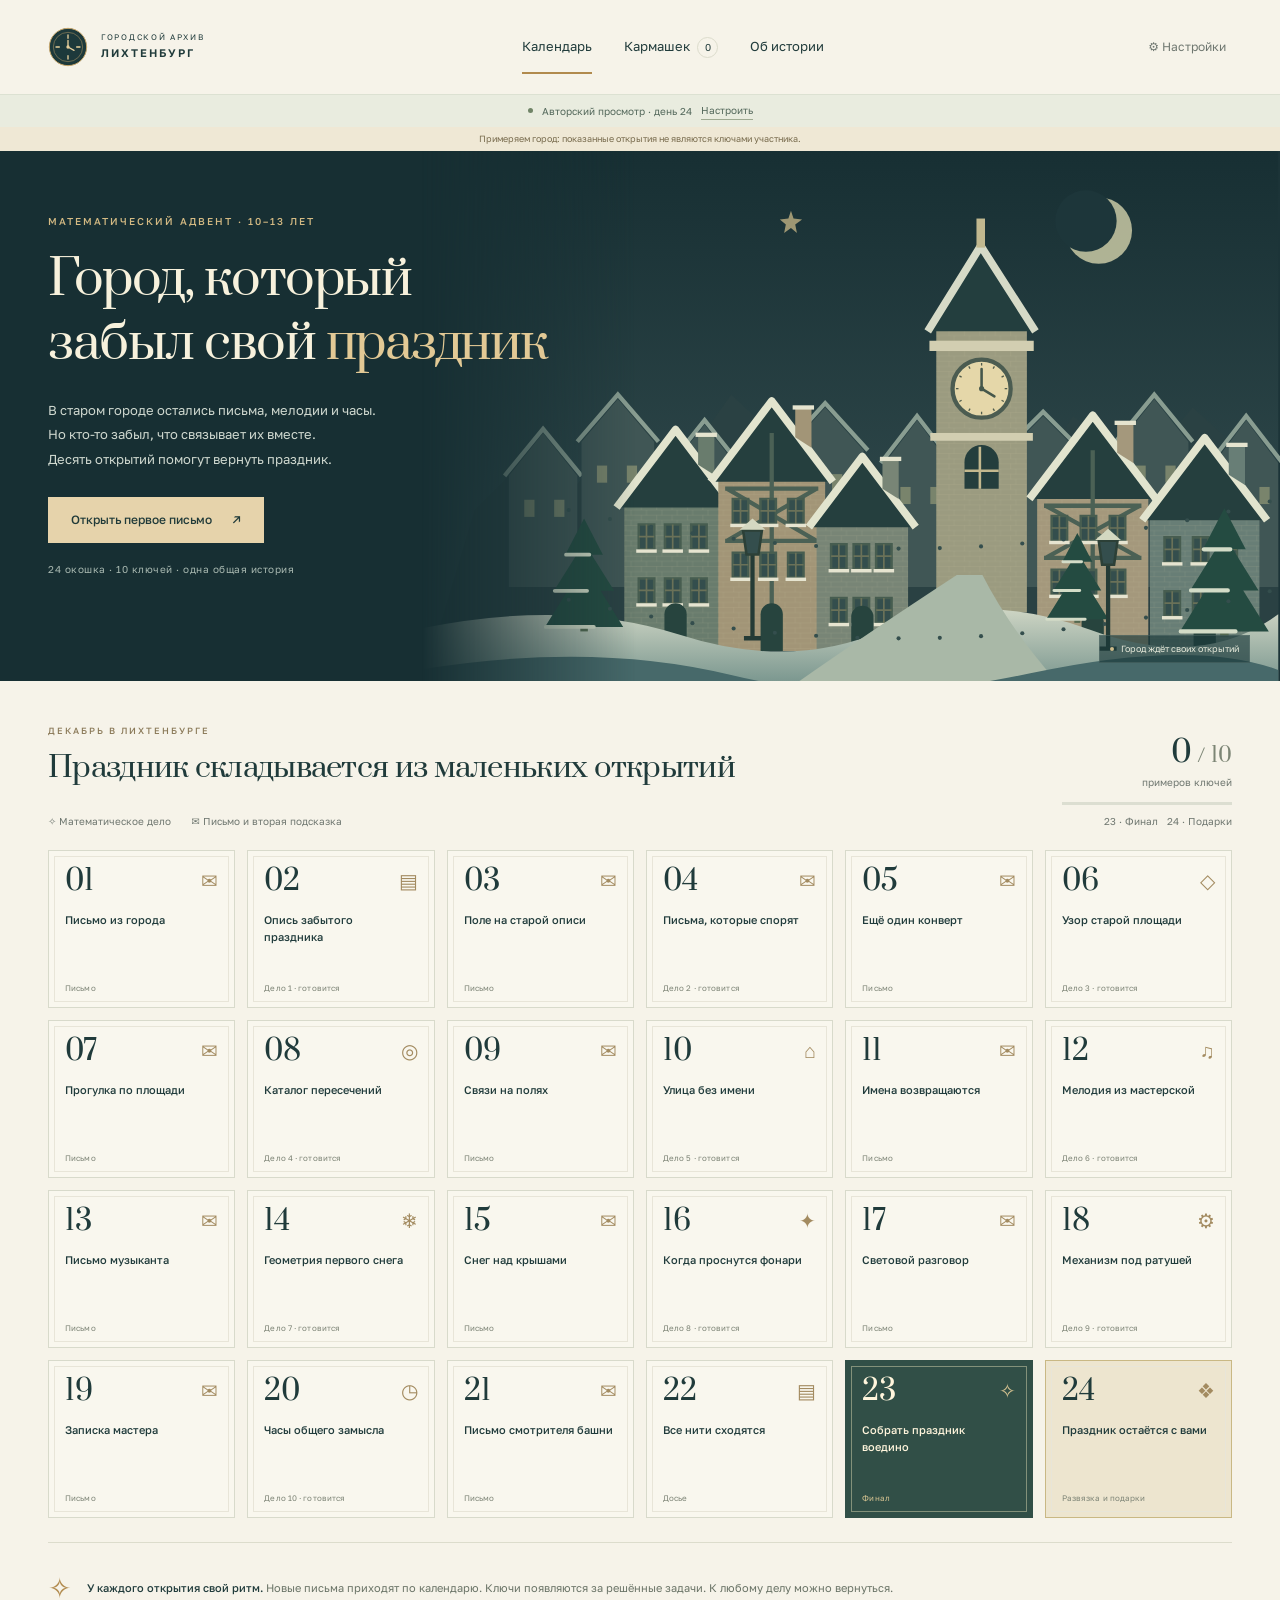
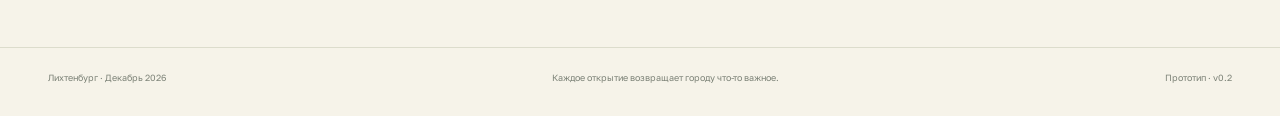
<file: index.html>
<!doctype html>
<html lang="ru"><head><meta charset="utf-8"><meta name="viewport" content="width=device-width, initial-scale=1"><meta name="theme-color" content="#1a3437"><meta name="description" content="Математический адвент: десять открытий возвращают праздник старинному городу. Рабочий прототип."><title>Город, который забыл свой праздник</title><link rel="icon" href="assets/seal.svg" type="image/svg+xml"><link rel="stylesheet" href="styles.css"><script src="content.js" defer></script><script src="core.js" defer></script><script src="app.js" defer></script></head>
<body><a class="skip" href="#main">К содержанию</a>
<header class="topbar"><a class="brand" href="#calendar"><img src="assets/seal.svg" width="40" height="40" alt=""><span>ГОРОДСКОЙ АРХИВ<strong>ЛИХТЕНБУРГ</strong></span></a><nav aria-label="Главное меню"><a href="#calendar" data-nav="calendar">Календарь</a><a href="#pocket" data-nav="pocket">Кармашек <span id="key-count">0</span></a><a href="#about" data-nav="about">Об истории</a></nav><button id="settings-open" class="settings-button" aria-label="Открыть настройки">⚙ <span>Настройки</span></button></header>
<div id="mode-banner" class="mode-strip"></div><div id="preview-banner" class="preview-strip" hidden></div>
<main id="main" tabindex="-1"></main>
<footer><span>Лихтенбург · Декабрь 2026</span><span>Каждое открытие возвращает городу что-то важное.</span><span>Прототип · v0.2</span></footer>
<div id="toast" role="status" class="toast" hidden></div>
<dialog id="settings" aria-labelledby="settings-title"><div class="dialog-head"><h2 id="settings-title">Настройки путешествия</h2><button id="settings-close" class="icon-button" aria-label="Закрыть настройки">×</button></div>
<label class="switch-row"><span><strong>Авторский просмотр</strong><small>Примерить город и календарь без настоящих ключей</small></span><input type="checkbox" id="preview-enabled"></label>
<div id="preview-options"><label class="field-label" for="preview-day">Посмотреть день</label><input id="preview-day" type="range" min="1" max="24" value="24"><output id="preview-day-label">24 декабря</output><p class="small">Отмечайте открытия ниже, чтобы увидеть изменения города. Это макет прохождения: ключи участника не выдаются.</p><div id="preview-effects" class="preview-effects"></div><div class="button-row"><button class="button secondary small-button" id="preview-all">Показать все открытия</button><button class="button secondary small-button" id="preview-clear">Убрать все открытия</button></div></div>
<div class="preference-fields"><label class="switch-row"><span>Показывать падающий снег</span><input type="checkbox" id="snow-enabled"></label><label class="switch-row"><span>Движение и анимация</span><input type="checkbox" id="motion-enabled"></label></div>
<p class="setting-note">Прогресс остаётся в этом браузере. При смене устройства или адреса сохраните копию. Загрузка заменяет текущее прохождение. Сохранения v0.1 открываются в архивной версии.</p>
<div class="button-row"><button id="export-progress" class="button secondary">Скачать прогресс</button><label class="button secondary" for="import-progress">Загрузить прогресс</label><input id="import-progress" type="file" accept="application/json,.json" hidden></div>
<hr><a class="text-link" href="#workshop" id="sample-link">Открыть пробное дело →</a><hr><button class="text-button danger" id="reset-progress">Сбросить прохождение v0.2</button><div id="reset-confirm" hidden><p>Начать заново? Архивная версия и её прогресс сохранятся.</p><div class="button-row"><button id="reset-yes" class="button">Да, начать заново</button><button id="reset-no" class="button secondary">Отмена</button></div></div></dialog>
<template id="town-template"><svg xmlns="http://www.w3.org/2000/svg" viewBox="0 0 1000 620" role="img" aria-label="Лихтенбург: старинный город, который меняется после открытий"><defs><linearGradient id="sky" x2="0" y2="1"><stop stop-color="#172f33" /><stop offset="1" stop-color="#385153" /></linearGradient><linearGradient id="snow" x2="0" y2="1"><stop stop-color="#ced5c4" /><stop offset="1" stop-color="#7c9890" /></linearGradient><radialGradient id="glow"><stop stop-color="#edcd82" stop-opacity=".55" /><stop offset="1" stop-color="#edcd82" stop-opacity="0" /></radialGradient><pattern id="brick" width="18" height="12" patternUnits="userSpaceOnUse"><path d="M0 0h18M0 12h18M9 0v6M0 6h18M3 6v6" fill="none" stroke="#d1c2a0" stroke-opacity=".12" /></pattern></defs><path fill="url(#sky)" d="M0 0h1000v620H0z" /><circle cx="790" cy="93" r="39" fill="#d4d3ac" opacity=".8" /><circle cx="775" cy="82" r="36" fill="#1d363a" /><path d="M60 420 140 340 180 390 245 300 300 370 360 285 420 340 470 300 550 390 620 330 700 405 760 310 840 370 900 300 1000 390V620H0Z" fill="#2a4143" /><path d="M100 380l40.0 -50 40.0 50v130h-80z" fill="#405655" /><path d="M95 380l45.0 -55 45.0 55" fill="none" stroke="#899d91" stroke-width="5" /><path d="M118 408h12v20h-12z" fill="#b2b184" opacity=".5" /><path d="M153 408h12v20h-12z" fill="#b2b184" opacity=".5" /><path d="M185 340l42.5 -50 42.5 50v170h-85z" fill="#405655" /><path d="M180 340l47.5 -55 47.5 55" fill="none" stroke="#899d91" stroke-width="5" /><path d="M203 368h12v20h-12z" fill="#b2b184" opacity=".5" /><path d="M238 368h12v20h-12z" fill="#b2b184" opacity=".5" /><path d="M290 370l39.0 -50 39.0 50v140h-78z" fill="#405655" /><path d="M285 370l44.0 -55 44.0 55" fill="none" stroke="#899d91" stroke-width="5" /><path d="M308 398h12v20h-12z" fill="#b2b184" opacity=".5" /><path d="M343 398h12v20h-12z" fill="#b2b184" opacity=".5" /><path d="M425 350l45.0 -50 45.0 50v160h-90z" fill="#405655" /><path d="M420 350l50.0 -55 50.0 55" fill="none" stroke="#899d91" stroke-width="5" /><path d="M443 378h12v20h-12z" fill="#b2b184" opacity=".5" /><path d="M478 378h12v20h-12z" fill="#b2b184" opacity=".5" /><path d="M540 365l37.5 -50 37.5 50v145h-75z" fill="#405655" /><path d="M535 365l42.5 -55 42.5 55" fill="none" stroke="#899d91" stroke-width="5" /><path d="M558 393h12v20h-12z" fill="#b2b184" opacity=".5" /><path d="M593 393h12v20h-12z" fill="#b2b184" opacity=".5" /><path d="M675 360l50.0 -50 50.0 50v150h-100z" fill="#405655" /><path d="M670 360l55.0 -55 55.0 55" fill="none" stroke="#899d91" stroke-width="5" /><path d="M693 388h12v20h-12z" fill="#b2b184" opacity=".5" /><path d="M728 388h12v20h-12z" fill="#b2b184" opacity=".5" /><path d="M815 340l40.0 -50 40.0 50v170h-80z" fill="#405655" /><path d="M810 340l45.0 -55 45.0 55" fill="none" stroke="#899d91" stroke-width="5" /><path d="M833 368h12v20h-12z" fill="#b2b184" opacity=".5" /><path d="M868 368h12v20h-12z" fill="#b2b184" opacity=".5" /><path d="M925 365l37.5 -50 37.5 50v145h-75z" fill="#405655" /><path d="M920 365l42.5 -55 42.5 55" fill="none" stroke="#899d91" stroke-width="5" /><path d="M943 393h12v20h-12z" fill="#b2b184" opacity=".5" /><path d="M978 393h12v20h-12z" fill="#b2b184" opacity=".5" /><path d="M600 210h106v330H600z" fill="#9b9b80" /><path d="M600 210h106v330H600z" fill="url(#brick)" /><path d="M590 211 652 111 716 211Z" fill="#233e3e" /><path d="M590 211 652 111 716 211" fill="none" stroke="#d6dac7" stroke-width="9" stroke-linejoin="round" /><path d="M647 113V79h10v34" fill="#c1b88f" /><path d="M592 222h122v12H592zM593 330h120v9H593z" fill="#d2ceb1" /><circle cx="653" cy="278" r="42" fill="url(#glow)" class="town-glow" /><circle cx="653" cy="278" r="34" fill="#e5d7a9" stroke="#4b5c51" stroke-width="5" /><path d="M653.00 251.00l0.00 -3.00" stroke="#4e5a4a" stroke-width="1.5" /><path d="M666.50 254.62l1.50 -2.60" stroke="#4e5a4a" stroke-width="1.5" /><path d="M676.38 264.50l2.60 -1.50" stroke="#4e5a4a" stroke-width="1.5" /><path d="M680.00 278.00l3.00 -0.00" stroke="#4e5a4a" stroke-width="1.5" /><path d="M676.38 291.50l2.60 1.50" stroke="#4e5a4a" stroke-width="1.5" /><path d="M666.50 301.38l1.50 2.60" stroke="#4e5a4a" stroke-width="1.5" /><path d="M653.00 305.00l0.00 3.00" stroke="#4e5a4a" stroke-width="1.5" /><path d="M639.50 301.38l-1.50 2.60" stroke="#4e5a4a" stroke-width="1.5" /><path d="M629.62 291.50l-2.60 1.50" stroke="#4e5a4a" stroke-width="1.5" /><path d="M626.00 278.00l-3.00 0.00" stroke="#4e5a4a" stroke-width="1.5" /><path d="M629.62 264.50l-2.60 -1.50" stroke="#4e5a4a" stroke-width="1.5" /><path d="M639.50 254.62l-1.50 -2.60" stroke="#4e5a4a" stroke-width="1.5" /><path d="M653 278v-23m0 23 15 9" fill="none" stroke="#45574b" stroke-width="3" stroke-linecap="round" /><circle cx="653" cy="278" r="3" fill="#45574b" /><path d="M633 395v-31a20 20 0 0 1 40 0v31z" fill="#243e3d" /><path d="M651 346v49m-18-21h40" stroke="#c3b88e" stroke-width="3" /><path d="M235 415l60.0 -79.2 60.0 79.2v170h-120z" fill="#697c6d" /><path d="M235 415h120v170h-120z" fill="url(#brick)" /><path d="M226 417l69.0 -91.2 69.0 91.2" fill="#253f3e" stroke="#e2e4ce" stroke-width="9" stroke-linejoin="round" /><path d="M321.4 367.0v-35h19v47" fill="#697c6d" /><path d="M318.4 332.0h25" stroke="#e5e4cf" stroke-width="5" /><rect x="241.0" y="425" width="45" height="55" fill="url(#glow)" class="town-glow" /><path d="M252.0 437h18v29h-18z" fill="#e1c386" stroke="#475d50" stroke-width="3" class="town-window" /><path d="M261.0 437v29m-9-15h18" stroke="#6a7158" stroke-width="2" /><path d="M249.0 468h24" stroke="#e6e4d0" stroke-width="4" /><rect x="271.6666666666667" y="425" width="45" height="55" fill="url(#glow)" class="town-glow" /><path d="M282.6666666666667 437h18v29h-18z" fill="#e1c386" stroke="#475d50" stroke-width="3" class="town-window" /><path d="M291.6666666666667 437v29m-9-15h18" stroke="#6a7158" stroke-width="2" /><path d="M279.6666666666667 468h24" stroke="#e6e4d0" stroke-width="4" /><rect x="302.3333333333333" y="425" width="45" height="55" fill="url(#glow)" class="town-glow" /><path d="M313.3333333333333 437h18v29h-18z" fill="#e1c386" stroke="#475d50" stroke-width="3" class="town-window" /><path d="M322.3333333333333 437v29m-9-15h18" stroke="#6a7158" stroke-width="2" /><path d="M310.3333333333333 468h24" stroke="#e6e4d0" stroke-width="4" /><rect x="241.0" y="488" width="45" height="55" fill="url(#glow)" class="town-glow" /><path d="M252.0 500h18v29h-18z" fill="#e1c386" stroke="#475d50" stroke-width="3" class="town-window" /><path d="M261.0 500v29m-9-15h18" stroke="#6a7158" stroke-width="2" /><path d="M249.0 531h24" stroke="#e6e4d0" stroke-width="4" /><rect x="271.6666666666667" y="488" width="45" height="55" fill="url(#glow)" class="town-glow" /><path d="M282.6666666666667 500h18v29h-18z" fill="#e1c386" stroke="#475d50" stroke-width="3" class="town-window" /><path d="M291.6666666666667 500v29m-9-15h18" stroke="#6a7158" stroke-width="2" /><path d="M279.6666666666667 531h24" stroke="#e6e4d0" stroke-width="4" /><rect x="302.3333333333333" y="488" width="45" height="55" fill="url(#glow)" class="town-glow" /><path d="M313.3333333333333 500h18v29h-18z" fill="#e1c386" stroke="#475d50" stroke-width="3" class="town-window" /><path d="M322.3333333333333 500v29m-9-15h18" stroke="#6a7158" stroke-width="2" /><path d="M310.3333333333333 531h24" stroke="#e6e4d0" stroke-width="4" /><path d="M282.0 585v-43a13 13 0 0 1 26 0v43" fill="#27443e" /><path d="M345 385l62.5 -82.5 62.5 82.5v200h-125z" fill="#a29577" /><path d="M345 385h125v200h-125z" fill="url(#brick)" /><path d="M336 387l71.5 -94.5 71.5 94.5" fill="#253f3e" stroke="#e2e4ce" stroke-width="9" stroke-linejoin="round" /><path d="M435.0 335.0v-35h19v47" fill="#a29577" /><path d="M432.0 300.0h25" stroke="#e5e4cf" stroke-width="5" /><path d="M353 395h109m-109 61h109M407.5 330v250M355 395l105 61m-105 0 105-61" fill="none" stroke="#4b6155" stroke-width="5" /><rect x="351.0" y="395" width="45" height="55" fill="url(#glow)" class="town-glow" /><path d="M362.0 407h18v29h-18z" fill="#e1c386" stroke="#475d50" stroke-width="3" class="town-window" /><path d="M371.0 407v29m-9-15h18" stroke="#6a7158" stroke-width="2" /><path d="M359.0 438h24" stroke="#e6e4d0" stroke-width="4" /><rect x="383.3333333333333" y="395" width="45" height="55" fill="url(#glow)" class="town-glow" /><path d="M394.3333333333333 407h18v29h-18z" fill="#e1c386" stroke="#475d50" stroke-width="3" class="town-window" /><path d="M403.3333333333333 407v29m-9-15h18" stroke="#6a7158" stroke-width="2" /><path d="M391.3333333333333 438h24" stroke="#e6e4d0" stroke-width="4" /><rect x="415.6666666666667" y="395" width="45" height="55" fill="url(#glow)" class="town-glow" /><path d="M426.6666666666667 407h18v29h-18z" fill="#e1c386" stroke="#475d50" stroke-width="3" class="town-window" /><path d="M435.6666666666667 407v29m-9-15h18" stroke="#6a7158" stroke-width="2" /><path d="M423.6666666666667 438h24" stroke="#e6e4d0" stroke-width="4" /><rect x="351.0" y="458" width="45" height="55" fill="url(#glow)" class="town-glow" /><path d="M362.0 470h18v29h-18z" fill="#e1c386" stroke="#475d50" stroke-width="3" class="town-window" /><path d="M371.0 470v29m-9-15h18" stroke="#6a7158" stroke-width="2" /><path d="M359.0 501h24" stroke="#e6e4d0" stroke-width="4" /><rect x="383.3333333333333" y="458" width="45" height="55" fill="url(#glow)" class="town-glow" /><path d="M394.3333333333333 470h18v29h-18z" fill="#e1c386" stroke="#475d50" stroke-width="3" class="town-window" /><path d="M403.3333333333333 470v29m-9-15h18" stroke="#6a7158" stroke-width="2" /><path d="M391.3333333333333 501h24" stroke="#e6e4d0" stroke-width="4" /><rect x="415.6666666666667" y="458" width="45" height="55" fill="url(#glow)" class="town-glow" /><path d="M426.6666666666667 470h18v29h-18z" fill="#e1c386" stroke="#475d50" stroke-width="3" class="town-window" /><path d="M435.6666666666667 470v29m-9-15h18" stroke="#6a7158" stroke-width="2" /><path d="M423.6666666666667 501h24" stroke="#e6e4d0" stroke-width="4" /><path d="M394.5 585v-43a13 13 0 0 1 26 0v43" fill="#27443e" /><path d="M460 438l53.5 -70.62 53.5 70.62v150h-107z" fill="#788576" /><path d="M460 438h107v150h-107z" fill="url(#brick)" /><path d="M451 440l62.5 -82.62 62.5 82.62" fill="#253f3e" stroke="#e2e4ce" stroke-width="9" stroke-linejoin="round" /><path d="M537.04 395.2v-35h19v47" fill="#788576" /><path d="M534.04 360.2h25" stroke="#e5e4cf" stroke-width="5" /><rect x="466.0" y="448" width="45" height="55" fill="url(#glow)" class="town-glow" /><path d="M477.0 460h18v29h-18z" fill="#e1c386" stroke="#475d50" stroke-width="3" class="town-window" /><path d="M486.0 460v29m-9-15h18" stroke="#6a7158" stroke-width="2" /><path d="M474.0 491h24" stroke="#e6e4d0" stroke-width="4" /><rect x="492.3333333333333" y="448" width="45" height="55" fill="url(#glow)" class="town-glow" /><path d="M503.3333333333333 460h18v29h-18z" fill="#e1c386" stroke="#475d50" stroke-width="3" class="town-window" /><path d="M512.3333333333333 460v29m-9-15h18" stroke="#6a7158" stroke-width="2" /><path d="M500.3333333333333 491h24" stroke="#e6e4d0" stroke-width="4" /><rect x="518.6666666666666" y="448" width="45" height="55" fill="url(#glow)" class="town-glow" /><path d="M529.6666666666666 460h18v29h-18z" fill="#e1c386" stroke="#475d50" stroke-width="3" class="town-window" /><path d="M538.6666666666666 460v29m-9-15h18" stroke="#6a7158" stroke-width="2" /><path d="M526.6666666666666 491h24" stroke="#e6e4d0" stroke-width="4" /><rect x="466.0" y="511" width="45" height="55" fill="url(#glow)" class="town-glow" /><path d="M477.0 523h18v29h-18z" fill="#e1c386" stroke="#475d50" stroke-width="3" class="town-window" /><path d="M486.0 523v29m-9-15h18" stroke="#6a7158" stroke-width="2" /><path d="M474.0 554h24" stroke="#e6e4d0" stroke-width="4" /><rect x="492.3333333333333" y="511" width="45" height="55" fill="url(#glow)" class="town-glow" /><path d="M503.3333333333333 523h18v29h-18z" fill="#e1c386" stroke="#475d50" stroke-width="3" class="town-window" /><path d="M512.3333333333333 523v29m-9-15h18" stroke="#6a7158" stroke-width="2" /><path d="M500.3333333333333 554h24" stroke="#e6e4d0" stroke-width="4" /><rect x="518.6666666666666" y="511" width="45" height="55" fill="url(#glow)" class="town-glow" /><path d="M529.6666666666666 523h18v29h-18z" fill="#e1c386" stroke="#475d50" stroke-width="3" class="town-window" /><path d="M538.6666666666666 523v29m-9-15h18" stroke="#6a7158" stroke-width="2" /><path d="M526.6666666666666 554h24" stroke="#e6e4d0" stroke-width="4" /><path d="M500.5 588v-43a13 13 0 0 1 26 0v43" fill="#27443e" /><path d="M718 405l65.0 -85.8 65.0 85.8v190h-130z" fill="#a4987c" /><path d="M718 405h130v190h-130z" fill="url(#brick)" /><path d="M709 407l74.0 -97.8 74.0 97.8" fill="#253f3e" stroke="#e2e4ce" stroke-width="9" stroke-linejoin="round" /><path d="M811.6 353.0v-35h19v47" fill="#a4987c" /><path d="M808.6 318.0h25" stroke="#e5e4cf" stroke-width="5" /><path d="M726 415h114m-114 61h114M783.0 350v240M728 415l110 61m-110 0 110-61" fill="none" stroke="#4b6155" stroke-width="5" /><rect x="724.0" y="415" width="45" height="55" fill="url(#glow)" class="town-glow" /><path d="M735.0 427h18v29h-18z" fill="#e1c386" stroke="#475d50" stroke-width="3" class="town-window" /><path d="M744.0 427v29m-9-15h18" stroke="#6a7158" stroke-width="2" /><path d="M732.0 458h24" stroke="#e6e4d0" stroke-width="4" /><rect x="758.0" y="415" width="45" height="55" fill="url(#glow)" class="town-glow" /><path d="M769.0 427h18v29h-18z" fill="#e1c386" stroke="#475d50" stroke-width="3" class="town-window" /><path d="M778.0 427v29m-9-15h18" stroke="#6a7158" stroke-width="2" /><path d="M766.0 458h24" stroke="#e6e4d0" stroke-width="4" /><rect x="792.0" y="415" width="45" height="55" fill="url(#glow)" class="town-glow" /><path d="M803.0 427h18v29h-18z" fill="#e1c386" stroke="#475d50" stroke-width="3" class="town-window" /><path d="M812.0 427v29m-9-15h18" stroke="#6a7158" stroke-width="2" /><path d="M800.0 458h24" stroke="#e6e4d0" stroke-width="4" /><rect x="724.0" y="478" width="45" height="55" fill="url(#glow)" class="town-glow" /><path d="M735.0 490h18v29h-18z" fill="#e1c386" stroke="#475d50" stroke-width="3" class="town-window" /><path d="M744.0 490v29m-9-15h18" stroke="#6a7158" stroke-width="2" /><path d="M732.0 521h24" stroke="#e6e4d0" stroke-width="4" /><rect x="758.0" y="478" width="45" height="55" fill="url(#glow)" class="town-glow" /><path d="M769.0 490h18v29h-18z" fill="#e1c386" stroke="#475d50" stroke-width="3" class="town-window" /><path d="M778.0 490v29m-9-15h18" stroke="#6a7158" stroke-width="2" /><path d="M766.0 521h24" stroke="#e6e4d0" stroke-width="4" /><rect x="792.0" y="478" width="45" height="55" fill="url(#glow)" class="town-glow" /><path d="M803.0 490h18v29h-18z" fill="#e1c386" stroke="#475d50" stroke-width="3" class="town-window" /><path d="M812.0 490v29m-9-15h18" stroke="#6a7158" stroke-width="2" /><path d="M800.0 521h24" stroke="#e6e4d0" stroke-width="4" /><path d="M770.0 595v-43a13 13 0 0 1 26 0v43" fill="#27443e" /><path d="M850 430l64.0 -84.48 64.0 84.48v170h-128z" fill="#687e76" /><path d="M850 430h128v170h-128z" fill="url(#brick)" /><path d="M841 432l73.0 -96.48 73.0 96.48" fill="#253f3e" stroke="#e2e4ce" stroke-width="9" stroke-linejoin="round" /><path d="M942.16 378.8v-35h19v47" fill="#687e76" /><path d="M939.16 343.8h25" stroke="#e5e4cf" stroke-width="5" /><rect x="856.0" y="440" width="45" height="55" fill="url(#glow)" class="town-glow" /><path d="M867.0 452h18v29h-18z" fill="#e1c386" stroke="#475d50" stroke-width="3" class="town-window" /><path d="M876.0 452v29m-9-15h18" stroke="#6a7158" stroke-width="2" /><path d="M864.0 483h24" stroke="#e6e4d0" stroke-width="4" /><rect x="889.3333333333334" y="440" width="45" height="55" fill="url(#glow)" class="town-glow" /><path d="M900.3333333333334 452h18v29h-18z" fill="#e1c386" stroke="#475d50" stroke-width="3" class="town-window" /><path d="M909.3333333333334 452v29m-9-15h18" stroke="#6a7158" stroke-width="2" /><path d="M897.3333333333334 483h24" stroke="#e6e4d0" stroke-width="4" /><rect x="922.6666666666666" y="440" width="45" height="55" fill="url(#glow)" class="town-glow" /><path d="M933.6666666666666 452h18v29h-18z" fill="#e1c386" stroke="#475d50" stroke-width="3" class="town-window" /><path d="M942.6666666666666 452v29m-9-15h18" stroke="#6a7158" stroke-width="2" /><path d="M930.6666666666666 483h24" stroke="#e6e4d0" stroke-width="4" /><rect x="856.0" y="503" width="45" height="55" fill="url(#glow)" class="town-glow" /><path d="M867.0 515h18v29h-18z" fill="#e1c386" stroke="#475d50" stroke-width="3" class="town-window" /><path d="M876.0 515v29m-9-15h18" stroke="#6a7158" stroke-width="2" /><path d="M864.0 546h24" stroke="#e6e4d0" stroke-width="4" /><rect x="889.3333333333334" y="503" width="45" height="55" fill="url(#glow)" class="town-glow" /><path d="M900.3333333333334 515h18v29h-18z" fill="#e1c386" stroke="#475d50" stroke-width="3" class="town-window" /><path d="M909.3333333333334 515v29m-9-15h18" stroke="#6a7158" stroke-width="2" /><path d="M897.3333333333334 546h24" stroke="#e6e4d0" stroke-width="4" /><rect x="922.6666666666666" y="503" width="45" height="55" fill="url(#glow)" class="town-glow" /><path d="M933.6666666666666 515h18v29h-18z" fill="#e1c386" stroke="#475d50" stroke-width="3" class="town-window" /><path d="M942.6666666666666 515v29m-9-15h18" stroke="#6a7158" stroke-width="2" /><path d="M930.6666666666666 546h24" stroke="#e6e4d0" stroke-width="4" /><path d="M901.0 600v-43a13 13 0 0 1 26 0v43" fill="#27443e" /><path d="M0 558q170-34 300 8t240-6 240 0 220-18v78H0Z" fill="url(#snow)" /><path d="M624 496q-110 72-184 124h300q-55-63-86-124z" fill="#a9b8a7" /><path d="M0 606q200-32 360 7t350-2 290-4v13H0Z" fill="#47696a" /><g transform="translate(937,568) scale(1.0)"><path d="M-5 0v-125h10V0" fill="#536950" /><path d="M0-150-25-102h15l-30 48h18L-52-6H52L22-54h18l-30-48h15Z" fill="#244b41" /><path d="M-24-102H7m-46 48h43m-55 48h64" stroke="#d3dcc7" stroke-width="5" stroke-linecap="round" /></g><g transform="translate(188,562) scale(0.88)"><path d="M-5 0v-125h10V0" fill="#536950" /><path d="M0-150-25-102h15l-30 48h18L-52-6H52L22-54h18l-30-48h15Z" fill="#244b41" /><path d="M-24-102H7m-46 48h43m-55 48h64" stroke="#d3dcc7" stroke-width="5" stroke-linecap="round" /></g><g transform="translate(765,552) scale(0.7)"><path d="M-5 0v-125h10V0" fill="#536950" /><path d="M0-150-25-102h15l-30 48h18L-52-6H52L22-54h18l-30-48h15Z" fill="#244b41" /><path d="M-24-102H7m-46 48h43m-55 48h64" stroke="#d3dcc7" stroke-width="5" stroke-linecap="round" /></g><path d="M170 420Q520 515990 410" fill="none" stroke="#a3a47f" stroke-width="1" /><circle cx="170.0" cy="420.0" r="13" fill="url(#glow)" class="town-glow" /><circle cx="170.0" cy="420.0" r="2.4" fill="#e9d19a" class="town-window" /><circle cx="218.23529411764707" cy="430.48442906574394" r="13" fill="url(#glow)" class="town-glow" /><circle cx="218.23529411764707" cy="430.48442906574394" r="2.4" fill="#e9d19a" class="town-window" /><circle cx="266.47058823529414" cy="439.58477508650515" r="13" fill="url(#glow)" class="town-glow" /><circle cx="266.47058823529414" cy="439.58477508650515" r="2.4" fill="#e9d19a" class="town-window" /><circle cx="314.7058823529412" cy="447.30103806228374" r="13" fill="url(#glow)" class="town-glow" /><circle cx="314.7058823529412" cy="447.30103806228374" r="2.4" fill="#e9d19a" class="town-window" /><circle cx="362.94117647058823" cy="453.6332179930796" r="13" fill="url(#glow)" class="town-glow" /><circle cx="362.94117647058823" cy="453.6332179930796" r="2.4" fill="#e9d19a" class="town-window" /><circle cx="411.1764705882353" cy="458.58131487889267" r="13" fill="url(#glow)" class="town-glow" /><circle cx="411.1764705882353" cy="458.58131487889267" r="2.4" fill="#e9d19a" class="town-window" /><circle cx="459.4117647058824" cy="462.1453287197231" r="13" fill="url(#glow)" class="town-glow" /><circle cx="459.4117647058824" cy="462.1453287197231" r="2.4" fill="#e9d19a" class="town-window" /><circle cx="507.6470588235294" cy="464.32525951557096" r="13" fill="url(#glow)" class="town-glow" /><circle cx="507.6470588235294" cy="464.32525951557096" r="2.4" fill="#e9d19a" class="town-window" /><circle cx="555.8823529411765" cy="465.12110726643596" r="13" fill="url(#glow)" class="town-glow" /><circle cx="555.8823529411765" cy="465.12110726643596" r="2.4" fill="#e9d19a" class="town-window" /><circle cx="604.1176470588235" cy="464.53287197231833" r="13" fill="url(#glow)" class="town-glow" /><circle cx="604.1176470588235" cy="464.53287197231833" r="2.4" fill="#e9d19a" class="town-window" /><circle cx="652.3529411764706" cy="462.560553633218" r="13" fill="url(#glow)" class="town-glow" /><circle cx="652.3529411764706" cy="462.560553633218" r="2.4" fill="#e9d19a" class="town-window" /><circle cx="700.5882352941177" cy="459.20415224913495" r="13" fill="url(#glow)" class="town-glow" /><circle cx="700.5882352941177" cy="459.20415224913495" r="2.4" fill="#e9d19a" class="town-window" /><circle cx="748.8235294117648" cy="454.4636678200692" r="13" fill="url(#glow)" class="town-glow" /><circle cx="748.8235294117648" cy="454.4636678200692" r="2.4" fill="#e9d19a" class="town-window" /><circle cx="797.0588235294117" cy="448.3391003460208" r="13" fill="url(#glow)" class="town-glow" /><circle cx="797.0588235294117" cy="448.3391003460208" r="2.4" fill="#e9d19a" class="town-window" /><circle cx="845.2941176470588" cy="440.8304498269896" r="13" fill="url(#glow)" class="town-glow" /><circle cx="845.2941176470588" cy="440.8304498269896" r="2.4" fill="#e9d19a" class="town-window" /><circle cx="893.5294117647059" cy="431.9377162629758" r="13" fill="url(#glow)" class="town-glow" /><circle cx="893.5294117647059" cy="431.9377162629758" r="2.4" fill="#e9d19a" class="town-window" /><circle cx="941.7647058823529" cy="421.66089965397924" r="13" fill="url(#glow)" class="town-glow" /><circle cx="941.7647058823529" cy="421.66089965397924" r="2.4" fill="#e9d19a" class="town-window" /><circle cx="990.0" cy="410.0" r="13" fill="url(#glow)" class="town-glow" /><circle cx="990.0" cy="410.0" r="2.4" fill="#e9d19a" class="town-window" /><path d="M170 525Q520 620990 515" fill="none" stroke="#a3a47f" stroke-width="1" /><circle cx="170.0" cy="525.0" r="13" fill="url(#glow)" class="town-glow" /><circle cx="170.0" cy="525.0" r="2.4" fill="#e9d19a" class="town-window" /><circle cx="218.23529411764707" cy="535.4844290657439" r="13" fill="url(#glow)" class="town-glow" /><circle cx="218.23529411764707" cy="535.4844290657439" r="2.4" fill="#e9d19a" class="town-window" /><circle cx="266.47058823529414" cy="544.5847750865051" r="13" fill="url(#glow)" class="town-glow" /><circle cx="266.47058823529414" cy="544.5847750865051" r="2.4" fill="#e9d19a" class="town-window" /><circle cx="314.7058823529412" cy="552.3010380622837" r="13" fill="url(#glow)" class="town-glow" /><circle cx="314.7058823529412" cy="552.3010380622837" r="2.4" fill="#e9d19a" class="town-window" /><circle cx="362.94117647058823" cy="558.6332179930796" r="13" fill="url(#glow)" class="town-glow" /><circle cx="362.94117647058823" cy="558.6332179930796" r="2.4" fill="#e9d19a" class="town-window" /><circle cx="411.1764705882353" cy="563.5813148788926" r="13" fill="url(#glow)" class="town-glow" /><circle cx="411.1764705882353" cy="563.5813148788926" r="2.4" fill="#e9d19a" class="town-window" /><circle cx="459.4117647058824" cy="567.1453287197231" r="13" fill="url(#glow)" class="town-glow" /><circle cx="459.4117647058824" cy="567.1453287197231" r="2.4" fill="#e9d19a" class="town-window" /><circle cx="507.6470588235294" cy="569.3252595155709" r="13" fill="url(#glow)" class="town-glow" /><circle cx="507.6470588235294" cy="569.3252595155709" r="2.4" fill="#e9d19a" class="town-window" /><circle cx="555.8823529411765" cy="570.121107266436" r="13" fill="url(#glow)" class="town-glow" /><circle cx="555.8823529411765" cy="570.121107266436" r="2.4" fill="#e9d19a" class="town-window" /><circle cx="604.1176470588235" cy="569.5328719723184" r="13" fill="url(#glow)" class="town-glow" /><circle cx="604.1176470588235" cy="569.5328719723184" r="2.4" fill="#e9d19a" class="town-window" /><circle cx="652.3529411764706" cy="567.560553633218" r="13" fill="url(#glow)" class="town-glow" /><circle cx="652.3529411764706" cy="567.560553633218" r="2.4" fill="#e9d19a" class="town-window" /><circle cx="700.5882352941177" cy="564.204152249135" r="13" fill="url(#glow)" class="town-glow" /><circle cx="700.5882352941177" cy="564.204152249135" r="2.4" fill="#e9d19a" class="town-window" /><circle cx="748.8235294117648" cy="559.4636678200692" r="13" fill="url(#glow)" class="town-glow" /><circle cx="748.8235294117648" cy="559.4636678200692" r="2.4" fill="#e9d19a" class="town-window" /><circle cx="797.0588235294117" cy="553.3391003460208" r="13" fill="url(#glow)" class="town-glow" /><circle cx="797.0588235294117" cy="553.3391003460208" r="2.4" fill="#e9d19a" class="town-window" /><circle cx="845.2941176470588" cy="545.8304498269896" r="13" fill="url(#glow)" class="town-glow" /><circle cx="845.2941176470588" cy="545.8304498269896" r="2.4" fill="#e9d19a" class="town-window" /><circle cx="893.5294117647059" cy="536.9377162629758" r="13" fill="url(#glow)" class="town-glow" /><circle cx="893.5294117647059" cy="536.9377162629758" r="2.4" fill="#e9d19a" class="town-window" /><circle cx="941.7647058823529" cy="526.6608996539793" r="13" fill="url(#glow)" class="town-glow" /><circle cx="941.7647058823529" cy="526.6608996539793" r="2.4" fill="#e9d19a" class="town-window" /><circle cx="990.0" cy="515.0" r="13" fill="url(#glow)" class="town-glow" /><circle cx="990.0" cy="515.0" r="2.4" fill="#e9d19a" class="town-window" /><g transform="translate(385,570)"><path d="M0 0v-104m-10 104h20" stroke="#243b36" stroke-width="5" /><circle cy="-108" r="45" fill="url(#glow)" class="town-glow" /><path d="M-11-126h22l-4 28H-7Z" class="town-window" fill="#e6c382" stroke="#2c4037" stroke-width="3" /><path d="M-15-127l15-13 15 13Z" fill="#d4d8c1" /></g><g transform="translate(801,582)"><path d="M0 0v-104m-10 104h20" stroke="#243b36" stroke-width="5" /><circle cy="-108" r="45" fill="url(#glow)" class="town-glow" /><path d="M-11-126h22l-4 28H-7Z" class="town-window" fill="#e6c382" stroke="#2c4037" stroke-width="3" /><path d="M-15-127l15-13 15 13Z" fill="#d4d8c1" /></g><path d="m430 70 3 9 10 1-8 6 2 10-7-6-8 6 2-10-7-6 10-1Z" fill="#d6c28d" opacity=".7" /><g class="town-address"><rect x="250" y="522" width="87" height="19" rx="2" fill="#e8d5a8" stroke="#67786a" /><text x="293.5" y="534.5" text-anchor="middle" font-family="Georgia,serif" font-size="7" fill="#28463e">АРХИВ · 2</text></g><g class="town-address"><rect x="360" y="500" width="87" height="19" rx="2" fill="#e8d5a8" stroke="#67786a" /><text x="403.5" y="512.5" text-anchor="middle" font-family="Georgia,serif" font-size="7" fill="#28463e">ЛИПОВАЯ · 4</text></g><g class="town-address"><rect x="740" y="510" width="87" height="19" rx="2" fill="#e8d5a8" stroke="#67786a" /><text x="783.5" y="522.5" text-anchor="middle" font-family="Georgia,serif" font-size="7" fill="#28463e">МАСТЕРСКАЯ · 8</text></g><g class="town-mosaic" fill="none" stroke="#d8c697" stroke-width="2" opacity=".8"><path d="M550 560l15 -6 15 6 -15 6z" /><path d="M585 575l15 -6 15 6 -15 6z" /><path d="M620 590l15 -6 15 6 -15 6z" /><path d="M620 555l15 -6 15 6 -15 6z" /><path d="M655 570l15 -6 15 6 -15 6z" /></g><g class="town-archive"><rect x="270" y="470" width="36" height="24" fill="#d9c99d" /><path d="M276 476h24m-24 5h24m-24 5h17" stroke="#6b775d" stroke-width="1" /></g><g class="town-letter"><path d="M490 478h31v20h-31zM490 478l15.5 10 15.5-10" fill="#d9c99d" stroke="#6b775d" /></g><g class="town-catalog" stroke="#d6c590" stroke-width="1" fill="none"><path d="M300 443Q440 390 540 464T750 450" stroke-dasharray="3 6" /><circle cx="300" cy="443" r="4" fill="#d6c590" /><circle cx="540" cy="464" r="4" fill="#d6c590" /><circle cx="750" cy="450" r="4" fill="#d6c590" /></g><g class="town-gear" transform="translate(684 505)" fill="none" stroke="#d4bc87"><circle r="16" stroke-width="5" /><circle r="6" stroke-width="2" /></g><g class="town-clock-glow"><circle cx="653" cy="278" r="39" fill="none" stroke="#ead294" stroke-width="2" /></g></svg></template><noscript>Для интерактивного календаря включите JavaScript.</noscript></body></html>
</file>
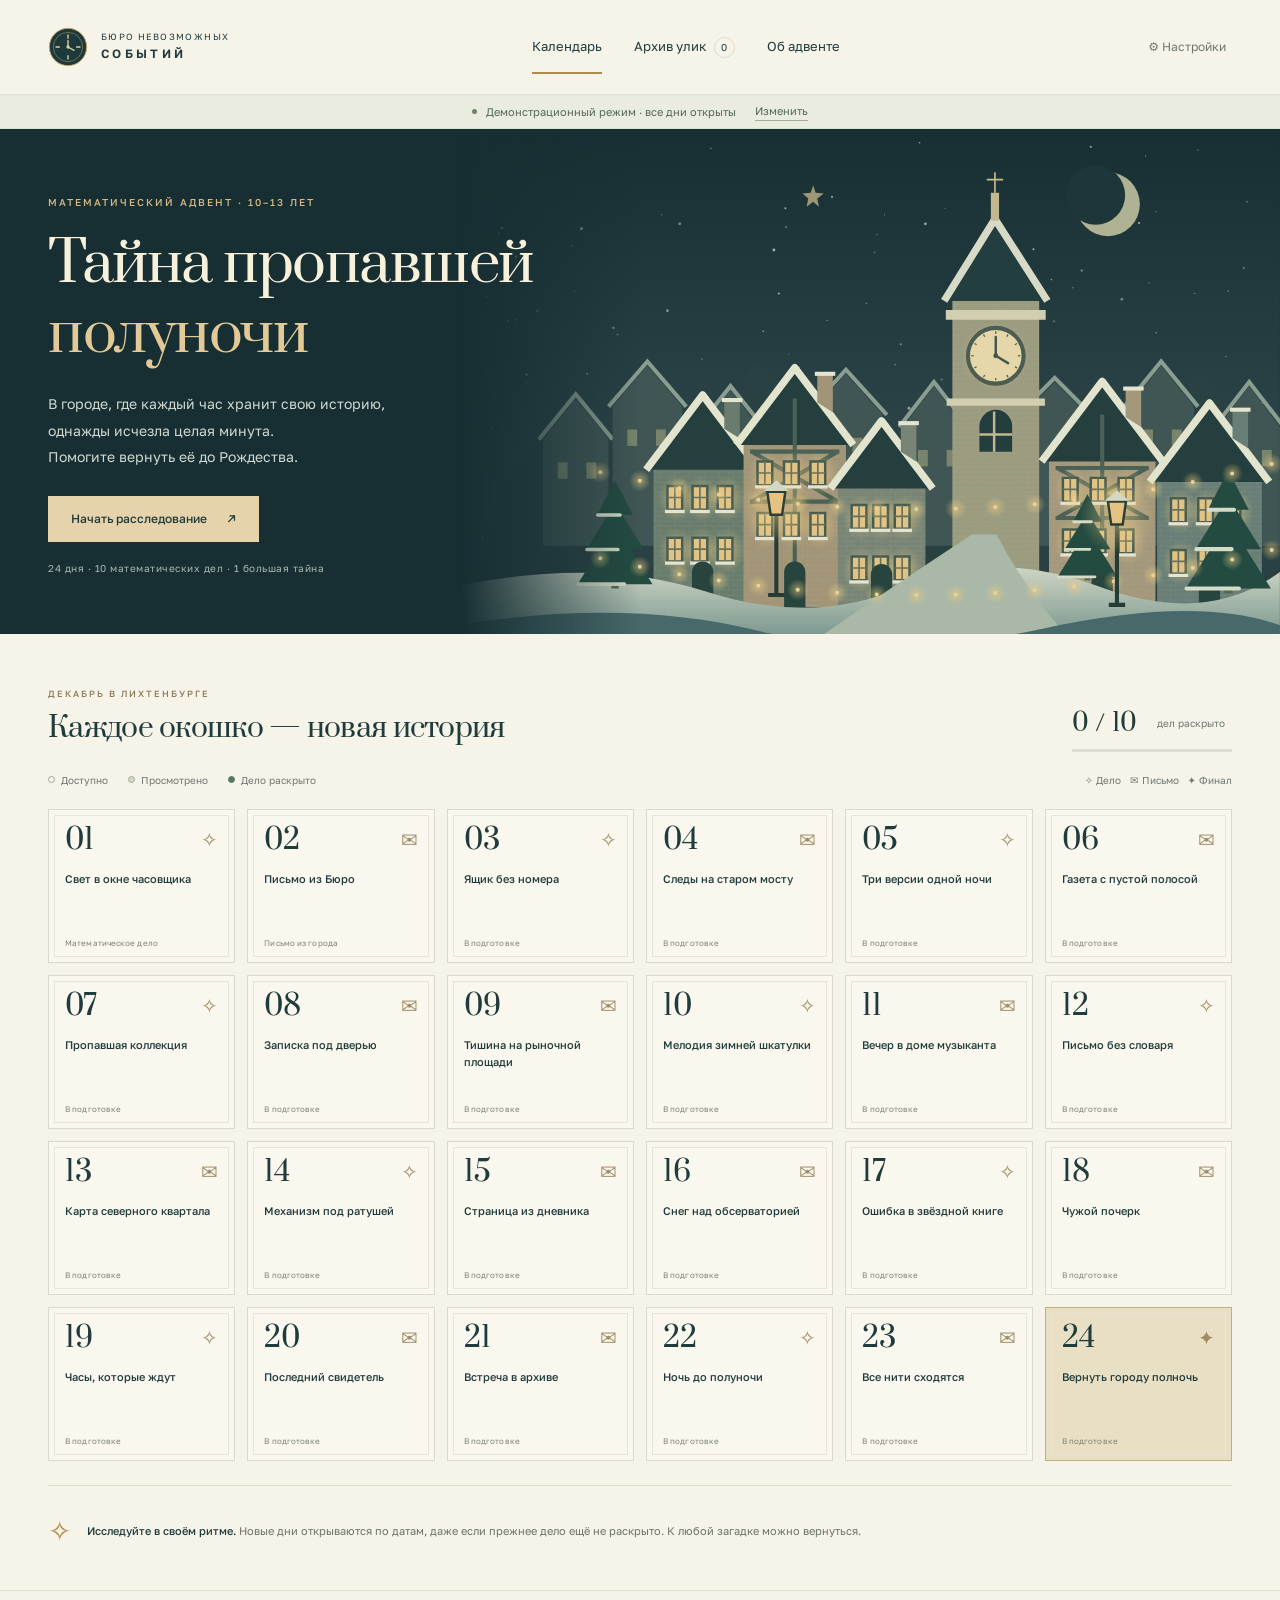
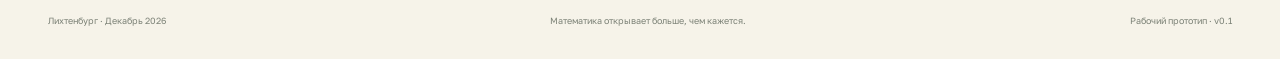
<file: archive/v0.1-2026-10-31/index.html>
<!doctype html>
<html lang="ru">
<head>
  <meta charset="utf-8">
  <meta name="viewport" content="width=device-width, initial-scale=1">
  <meta name="theme-color" content="#172d31">
  <meta name="description" content="Математический адвент: 24 дня приключения в старинном рождественском городе. Рабочий прототип.">
  <title>Тайна пропавшей полуночи · Математический адвент</title>
  <link rel="icon" href="assets/seal.svg" type="image/svg+xml">
  <link rel="stylesheet" href="styles.css">
  <script src="content.js" defer></script>
  <script src="app.js" defer></script>
</head>
<body>
  <a class="skip" href="#main">К содержанию</a>
  <header class="topbar">
    <a class="brand" href="#calendar" aria-label="Бюро невозможных событий — календарь"><img src="assets/seal.svg" width="40" height="40" alt=""><span>БЮРО НЕВОЗМОЖНЫХ<br><strong>СОБЫТИЙ</strong></span></a>
    <nav aria-label="Главное меню"><a href="#calendar" data-nav="calendar">Календарь</a><a href="#archive" data-nav="archive">Архив улик <span id="clue-count">0</span></a><a href="#about" data-nav="about">Об адвенте</a></nav>
    <button class="settings-button" id="settings-open" aria-label="Открыть настройки">⚙ <span>Настройки</span></button>
  </header>
  <div class="demo-strip" id="mode-banner"></div>
  <main id="main" tabindex="-1"></main>
  <footer><span>Лихтенбург · Декабрь 2026</span><span>Математика открывает больше, чем кажется.</span><span>Рабочий прототип · v0.1</span></footer>
  <div id="toast" role="status" class="toast" hidden></div>
  <dialog id="settings" aria-labelledby="settings-title">
    <div class="dialog-head"><h2 id="settings-title">Настройки путешествия</h2><button id="settings-close" class="icon-button" aria-label="Закрыть настройки">×</button></div>
    <p>В демонстрационном режиме все 24 дня доступны сразу. Даты и часовой пояс настоящего адвента задаются в файле содержания.</p>
    <label class="switch-row"><span><strong>Демонстрационный режим</strong><small>Просмотр всех дней без ожидания</small></span><input id="demo-toggle" type="checkbox"></label>
    <div class="setting-note">Прогресс хранится только в этом браузере. Сохраните копию перед сменой устройства или адреса сайта. Загрузка файла заменит текущее прохождение.</div>
    <div class="button-row"><button id="export-progress" class="button secondary">Скачать прогресс</button><label class="button secondary" for="import-progress">Загрузить прогресс</label><input id="import-progress" type="file" accept="application/json,.json" hidden></div>
    <hr><button id="reset-progress" class="text-button danger">Сбросить моё прохождение</button>
    <div id="reset-confirm" hidden><p>Удалить просмотренные дни, подсказки и улики из этого браузера?</p><div class="button-row"><button id="reset-yes" class="button">Да, начать заново</button><button id="reset-no" class="button secondary">Отмена</button></div></div>
  </dialog>
  <noscript>Для календаря и проверки ответов включите JavaScript в браузере.</noscript>
</body>
</html>
</file>
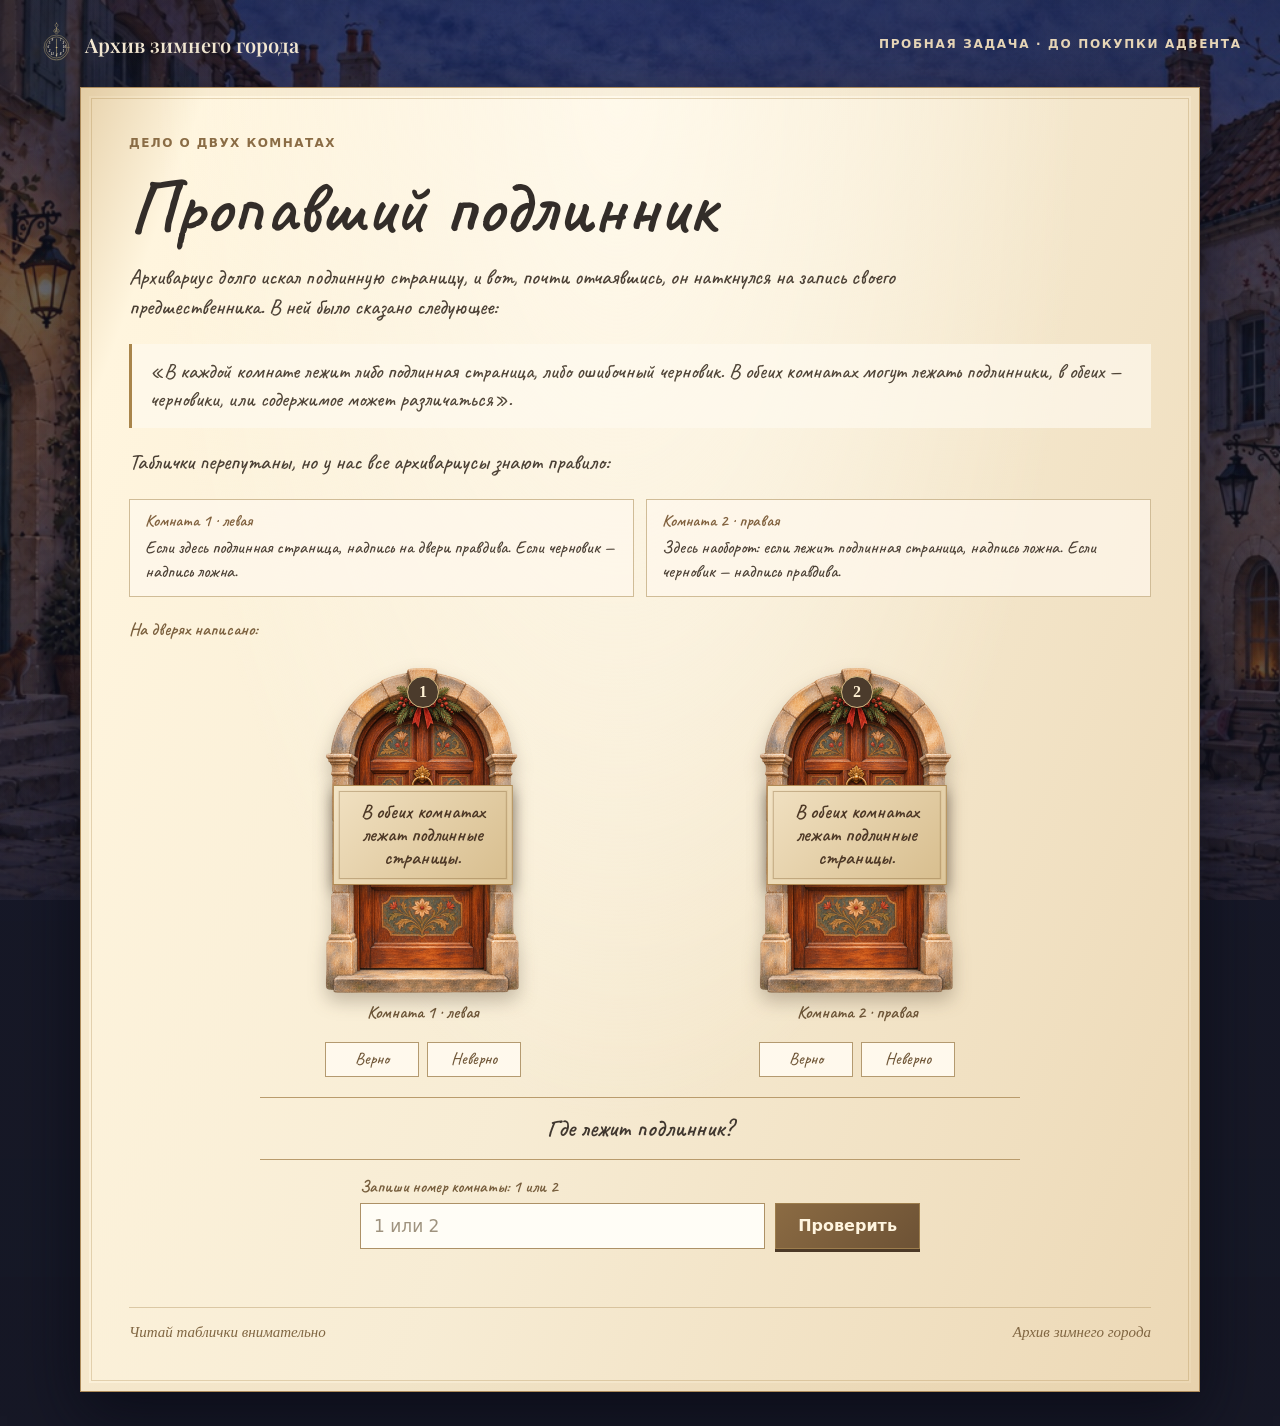
<file: test-task.html>
<!doctype html>
<html lang="ru">
<head>
  <meta charset="utf-8">
  <meta name="viewport" content="width=device-width,initial-scale=1">
  <title>Пропавший подлинник · дело о двух комнатах</title>
  <meta property="og:type" content="website">
  <meta property="og:title" content="Пропавший подлинник · пробная задача">
  <meta property="og:description" content="Попробуй решить одну архивную загадку до покупки адвента «Архив зимнего города». Для детей 10–13 лет.">
  <meta property="og:url" content="https://nataliedali.github.io/advent2026/test-task.html">
  <meta property="og:image" content="https://nataliedali.github.io/advent2026/assets/test-task/city-storybook-day-04-lighting-v1.jpg?v=f04314a">
  <meta property="og:image:type" content="image/jpeg">
  <meta property="og:image:width" content="1280">
  <meta property="og:image:height" content="720">
  <meta property="og:image:alt" content="Старинный город в зимних сумерках">
  <link rel="canonical" href="https://nataliedali.github.io/advent2026/test-task.html">
  <link rel="preconnect" href="https://fonts.googleapis.com">
  <link rel="preconnect" href="https://fonts.gstatic.com" crossorigin>
  <link href="https://fonts.googleapis.com/css2?family=Caveat:wght@500;600&family=Playfair+Display:wght@500;600;700&display=swap" rel="stylesheet">
  <style>
    :root{--ink:#382f28;--brown:#765a3b;--line:#b89966;--paper:#f3e3c5;--cream:#fff8e8;--night:#171927}
    *{box-sizing:border-box}
    body{margin:0;min-height:100vh;color:var(--ink);font-family:Georgia,"Times New Roman",serif;background:#171927}
    .scene{position:relative;isolation:isolate;min-height:100vh;padding:22px clamp(14px,3vw,48px) 34px;background:linear-gradient(180deg,#15192c56,#1617256e),url("assets/test-task/city-storybook-day-04-lighting-v1.jpg?v=f04314a") center/cover fixed}
    .scene::before{content:"";position:fixed;inset:0;z-index:-1;background:linear-gradient(90deg,#11152255,#13152530 48%,#11152255),linear-gradient(0deg,#12132183,transparent 40%,#15172745)}
    .topbar{display:flex;align-items:center;justify-content:space-between;gap:18px;width:min(1260px,100%);margin:0 auto 20px;color:#f5ead4}
    .brand{display:flex;align-items:center;gap:10px;font:600 20px/1.1 "Playfair Display",Georgia,serif}
    .clock{width:37px;height:45px;flex:none}
    .edition{font:600 12px/1.2 system-ui,sans-serif;letter-spacing:.14em;text-transform:uppercase;color:#e8d7b8}
    .parchment{position:relative;width:min(1120px,100%);margin:0 auto;padding:clamp(24px,4vw,48px);background:radial-gradient(ellipse at 48% 0,#fff9eb 0,transparent 56%),linear-gradient(110deg,#e7d2ac,#fff5de 8%,#f7ecd4 50%,#ecd8b5);border:1px solid #ad8b5b;box-shadow:0 24px 60px #090a15b8,inset 0 0 0 8px #c8a87821;color:var(--ink);animation:paper-arrive .75s cubic-bezier(.18,.72,.22,1) both}
    .parchment::before{content:"";position:absolute;inset:10px;border:1px solid #a9854b50;pointer-events:none}
    .paper-top,.paper-bottom{position:relative;display:flex;align-items:center;justify-content:space-between;gap:18px}
    .paper-top{margin-bottom:20px;color:#836642;font:600 17px/1.2 "Caveat",cursive}
    .case-label{font:600 12px/1.2 system-ui,sans-serif;letter-spacing:.12em;text-transform:uppercase;color:#8a6c45}
    h1{position:relative;margin:0;color:#332d29;font:600 clamp(52px,6vw,76px)/.98 "Caveat",cursive;letter-spacing:0}
    .intro{position:relative;max-width:78ch;margin:18px 0 22px;color:#4b4035;font:500 22px/1.35 "Caveat",cursive}
    .keeper-note{position:relative;margin:0 0 20px;padding:14px 18px;border-left:3px solid #a9854b;background:#fffaf0a8;color:#504538;font:500 21px/1.32 "Caveat",cursive}
    .rules{position:relative;display:grid;grid-template-columns:1fr 1fr;gap:12px;margin:0 0 20px}
    .rule{padding:12px 15px;border:1px solid #d0bc97;background:#fff9edb8;color:#4c4136;font:500 18px/1.35 "Caveat",cursive}
    .rule strong{display:block;margin-bottom:4px;color:#80613e;font:600 17px/1.1 "Caveat",cursive}
    .doors-title{position:relative;margin:22px 0 10px;color:#7b603e;font:600 18px/1.2 "Caveat",cursive}
    .doors{position:relative;display:grid;grid-template-columns:1fr 1fr;gap:clamp(16px,4vw,48px);align-items:end;max-width:820px;margin:0 auto 20px}
    .door-option{display:grid;justify-items:center;min-width:0}
    .door-choice{position:relative;display:grid;justify-items:center;padding:15px 16px 13px;border:1px solid transparent;background:transparent;color:inherit;cursor:pointer;transition:background .2s,border-color .2s,transform .2s;min-width:0}
    .door-choice:hover,.door-choice:focus-visible{background:#fff9ed70;border-color:#b99a69;transform:translateY(-2px);outline:none}
    .door-choice[aria-pressed="true"]{border-color:#9b7645;background:#fff9ed99;box-shadow:0 0 0 3px #b9986140}
    .door-frame{position:relative;width:min(100%,290px);height:330px;display:flex;align-items:center;justify-content:center}
    .door-art{display:block;width:100%;height:100%;object-fit:contain;filter:drop-shadow(0 9px 9px #3c2c1d45)}
    .door-number{position:absolute;top:10px;left:50%;transform:translateX(-50%);display:grid;place-items:center;width:32px;height:32px;border:1px solid #d5b982;border-radius:50%;background:#4b3b2c;color:#fff1d3;font:600 16px/1 Georgia,serif;box-shadow:0 2px 5px #34241450}
    .sign{position:absolute;left:50%;top:51%;transform:translate(-50%,-50%);width:min(82%,218px);min-height:100px;display:grid;place-items:center;padding:12px;border:1px solid #b08b54;background:linear-gradient(135deg,#f1e1c2,#d7bd8d);box-shadow:0 6px 14px #2b1d1380,inset 0 0 0 4px #fff7e426;color:#4d3826;text-align:center;font:600 20px/1.16 "Caveat",cursive}
    .sign::before{content:"";position:absolute;inset:5px;border:1px solid #8a693d66;pointer-events:none}
    .room-caption{margin-top:6px;color:#6e5638;font:600 18px/1.2 "Caveat",cursive}
    .mark-choices{display:flex;justify-content:center;gap:8px;margin-top:4px}
    .mark-button{min-width:94px;padding:7px 12px;border:1px solid #b49a70;background:#fff9ed;color:#705738;font:500 17px/1.1 "Caveat",cursive;cursor:pointer;transition:background .18s,border-color .18s,color .18s,transform .18s}
    .mark-button:hover{transform:translateY(-1px);background:#f1e3c8}
    .mark-button[aria-pressed="true"]{border-color:#8f6c43;background:#806241;color:#fff1d4;box-shadow:inset 0 0 0 2px #e8d0a2}
    .question{position:relative;margin:14px auto 8px;padding:15px 18px;max-width:760px;text-align:center;border-top:1px solid #b99b6c;border-bottom:1px solid #b99b6c;color:#40372f;font:600 24px/1.3 "Caveat",cursive}
    .answer-area{position:relative;display:grid;grid-template-columns:1fr auto;gap:10px;align-items:end;max-width:560px;margin:18px auto 0}
    .answer-area label{grid-column:1/-1;margin-bottom:-3px;color:#765d3c;font:600 17px/1.1 "Caveat",cursive}
    .answer-area input{height:46px;width:100%;padding:0 13px;border:1px solid #ad9166;background:#fffdf6;color:#382f28;font:17px system-ui,sans-serif;outline:none}
    .answer-area input:focus{border-color:#785733;box-shadow:0 0 0 3px #8f6c4430}
    .answer-area input::placeholder{color:#9e927e}
    .check{height:46px;padding:0 22px;border:1px solid #9d7d4c;background:linear-gradient(135deg,#8b6b43,#6d5235);color:#fff5df;font:600 16px/1 system-ui,sans-serif;cursor:pointer;box-shadow:0 3px 0 #4c3927;transition:transform .15s,filter .15s}
    .check:hover{transform:translateY(-1px);filter:brightness(1.08)}
    .check.is-success{min-width:74px;padding:0 10px;border-color:transparent;background:transparent;box-shadow:none;cursor:default}
    .check.is-success:hover{transform:none;filter:none}
    .check svg{display:block;width:32px;height:48px;overflow:visible}
    .check .minute-hand{transform-box:view-box;transform-origin:48px 82px}
    .check.is-success .minute-hand{animation:hand-counterclockwise 1.15s cubic-bezier(.2,.75,.25,1) both}
    .feedback{grid-column:1/-1;min-height:25px;margin:3px 0 0;color:#58694a;text-align:center;font:500 18px/1.3 "Caveat",cursive}
    .found-page{position:relative;margin:15px auto 0;max-width:560px;padding:16px;border:1px solid #a78550;background:linear-gradient(120deg,#e9d6b2,#fff4db,#f0dfbd);box-shadow:0 7px 18px #3a2b1b32;color:#4c3b29;text-align:center;font:600 24px/1.2 "Caveat",cursive;animation:reveal .55s ease both}
    .sales-cta{display:flex;width:max-content;max-width:100%;margin:18px auto 0;padding:12px 20px;border:1px solid #8a6840;background:linear-gradient(135deg,#8b6b43,#6d5235);color:#fff5df;text-align:center;text-decoration:none;font:600 15px/1.2 system-ui,sans-serif;box-shadow:0 3px 0 #4c3927;transition:transform .18s,filter .18s}
    .sales-cta:hover{transform:translateY(-1px);filter:brightness(1.08)}
    .sales-cta[hidden]{display:none}
    [hidden]{display:none!important}
    .paper-bottom{margin-top:20px;padding-top:14px;border-top:1px solid #b99b6c7a;color:#806642;font:italic 15px/1.4 Georgia,serif}
    @keyframes paper-arrive{from{opacity:0;transform:translateY(18px) scale(.99)}to{opacity:1;transform:translateY(0) scale(1)}}
    @keyframes reveal{from{opacity:0;transform:scale(.96);filter:blur(4px)}to{opacity:1;transform:scale(1);filter:blur(0)}}
    @keyframes hand-counterclockwise{from{transform:rotate(0deg)}to{transform:rotate(-72deg)}}
    @media(max-width:700px){.scene{background-attachment:scroll;padding:14px 10px 24px}.topbar{margin-bottom:14px}.brand{font-size:16px}.clock{width:30px;height:39px}.edition{font-size:9px}.parchment{padding:25px 18px}.rules{grid-template-columns:1fr;gap:8px}.rule{font-size:17px}.intro{font-size:20px}.door-frame{height:250px}.doors{gap:8px}.door-choice{padding:10px 6px}.sign{min-height:82px;width:88%;padding:8px;font-size:18px}.door-number{width:28px;height:28px;font-size:14px}.room-caption{font-size:16px}.question{font-size:21px}.answer-area{grid-template-columns:1fr}.answer-area label,.feedback{grid-column:1}.check{width:100%}.paper-bottom{font-size:13px}}
    @media(max-width:420px){h1{font-size:42px}.door-frame{height:205px}.sign{min-height:72px;font-size:16px}.doors{margin-inline:-8px}}
    @media(prefers-reduced-motion:reduce){*,*::before,*::after{animation-duration:.01ms!important;animation-iteration-count:1!important;transition-duration:.01ms!important;scroll-behavior:auto!important}}
  </style>
</head>
<body>
  <main class="scene">
    <header class="topbar">
      <div class="brand">
        <svg class="clock" viewBox="0 0 96 145" role="img" aria-label="Логотип — карманные часы">
          <g fill="none" stroke="#e4cb8a" stroke-width="1.15" stroke-linecap="round" stroke-linejoin="round">
            <path d="M48 4c-6 4-6 9 0 13 6-4 6-9 0-13Zm0 13v13m0-8c-6 0-9 3-9 8m9-8c6 0 9 3 9 8"/><rect x="43" y="29" width="10" height="7" rx="2"/><circle cx="48" cy="82" r="40"/><circle cx="48" cy="82" r="34"/><path d="M48 82 48 55" stroke-width="1.4"/><path class="minute-hand" d="M48 82 48 112" stroke-width="1.4"/><circle cx="48" cy="82" r="1.8" fill="#e4cb8a"/><path d="M20 110c5 7 14 12 24 13m8 0c10-1 19-6 24-13" stroke-width=".8" opacity=".8"/>
          </g>
          <g fill="#f1e7ce" font-family="Georgia, 'Times New Roman', serif" font-size="11" font-style="italic" font-weight="600" text-anchor="middle" dominant-baseline="middle"><text x="61" y="59.5">7</text><text x="70.5" y="69">3</text><text x="74" y="82">10</text><text x="70.5" y="95">1</text><text x="61" y="104.5">8</text><text x="48" y="108">4</text><text x="35" y="104.5">11</text><text x="25.5" y="95">2</text><text x="22" y="82">6</text><text x="25.5" y="69">5</text><text x="35" y="59.5">9</text></g>
        </svg>
        <span>Архив зимнего города</span>
      </div>
      <div class="edition">Пробная задача · до покупки адвента</div>
    </header>

    <article class="parchment" aria-labelledby="title">
      <div class="paper-top"><span class="case-label">Дело о двух комнатах</span></div>
      <h1 id="title">Пропавший подлинник</h1>
      <p class="intro">Архивариус долго искал подлинную страницу, и вот, почти отчаявшись, он наткнулся на запись своего предшественника. В ней было сказано следующее:</p>
      <blockquote class="keeper-note">«В каждой комнате лежит либо подлинная страница, либо ошибочный черновик. В обеих комнатах могут лежать подлинники, в обеих — черновики, или содержимое может различаться».</blockquote>
      <p class="intro">Таблички перепутаны, но у нас все архивариусы знают правило:</p>
      <div class="rules" aria-label="Правила для надписей">
        <div class="rule"><strong>Комната 1 · левая</strong>Если здесь подлинная страница, надпись на двери правдива. Если черновик — надпись ложна.</div>
        <div class="rule"><strong>Комната 2 · правая</strong>Здесь наоборот: если лежит подлинная страница, надпись ложна. Если черновик — надпись правдива.</div>
      </div>
      <p class="doors-title">На дверях написано:</p>
      <div class="doors" aria-label="Две комнаты архива">
        <section class="door-option" aria-label="Комната 1">
          <button class="door-choice" type="button" data-room="1" aria-pressed="false" aria-label="Выбрать комнату 1">
            <span class="door-frame"><img class="door-art" src="assets/test-task/day-04-house-door-illustration-small.png?v=f04314a" alt="Старинная дверь комнаты 1"><span class="door-number">1</span><span class="sign">В обеих комнатах лежат подлинные страницы.</span></span>
            <span class="room-caption">Комната 1 · левая</span>
          </button>
          <div class="mark-choices" role="group" aria-label="Пометка для таблички комнаты 1">
            <button class="mark-button" type="button" aria-pressed="false">Верно</button>
            <button class="mark-button" type="button" aria-pressed="false">Неверно</button>
          </div>
        </section>
        <section class="door-option" aria-label="Комната 2">
          <button class="door-choice" type="button" data-room="2" aria-pressed="false" aria-label="Выбрать комнату 2">
            <span class="door-frame"><img class="door-art" src="assets/test-task/day-04-house-door-illustration-small.png?v=f04314a" alt="Старинная дверь комнаты 2"><span class="door-number">2</span><span class="sign">В обеих комнатах лежат подлинные страницы.</span></span>
            <span class="room-caption">Комната 2 · правая</span>
          </button>
          <div class="mark-choices" role="group" aria-label="Пометка для таблички комнаты 2">
            <button class="mark-button" type="button" aria-pressed="false">Верно</button>
            <button class="mark-button" type="button" aria-pressed="false">Неверно</button>
          </div>
        </section>
      </div>
      <p class="question">Где лежит подлинник?</p>
      <form class="answer-area" id="answer-form">
        <label for="room-answer">Запиши номер комнаты: 1 или 2</label>
        <input id="room-answer" name="room" inputmode="numeric" pattern="[12]" maxlength="1" autocomplete="off" placeholder="1 или 2" aria-describedby="feedback">
        <button class="check" type="submit" id="check-answer">Проверить</button>
        <p class="feedback" id="feedback" aria-live="polite"></p>
      </form>
      <div class="found-page" id="found-page" hidden>Верно. Подлинная страница найдена в комнате 2.</div>
      <a class="sales-cta" id="sales-cta" href="index.html#adventure" hidden>Об адвенте</a>
      <div class="paper-bottom"><span>Читай таблички внимательно</span><span>Архив зимнего города</span></div>
    </article>
  </main>
  <script>
    const input=document.getElementById('room-answer');
    const doors=[...document.querySelectorAll('.door-choice')];
    const feedback=document.getElementById('feedback');
    const form=document.getElementById('answer-form');
    const found=document.getElementById('found-page');
    const salesCta=document.getElementById('sales-cta');
    doors.forEach(door=>door.addEventListener('click',()=>{
      doors.forEach(item=>item.setAttribute('aria-pressed',String(item===door)));
      input.value=door.dataset.room;
      input.focus();
      feedback.textContent='';
    }));
    document.querySelectorAll('.mark-choices').forEach(group=>{
      const buttons=[...group.querySelectorAll('.mark-button')];
      buttons.forEach(button=>button.addEventListener('click',()=>{
        buttons.forEach(item=>item.setAttribute('aria-pressed',String(item===button)));
      }));
    });
    form.addEventListener('submit',event=>{
      event.preventDefault();
      const value=input.value.trim().toUpperCase().replace(/[№.]/g,'');
      if(value==='2'){
        feedback.textContent='';
        found.hidden=false;
        salesCta.hidden=false;
        const check=document.getElementById('check-answer');
        check.classList.add('is-success');
        check.replaceChildren(document.querySelector('.clock').cloneNode(true));
        check.setAttribute('aria-label','Ответ верный');
        check.disabled=true;
        doors.find(item=>item.dataset.room==='2').setAttribute('aria-pressed','true');
      }else{
        found.hidden=true;
        salesCta.hidden=true;
        feedback.textContent='Пока не получилось. Сверь надпись с правилом для каждой комнаты и попробуй ещё раз.';
      }
    });
  </script>
</body>
</html>
</file>
<file: styles.css>
@import url('https://fonts.googleapis.com/css2?family=Golos+Text:wght@400;500;600;700&family=Prata&display=swap');
:root{--ink:#203b3b;--muted:#6f7770;--paper:#f6f3e9;--line:#dcdccc;--gold:#b18a4d;--green:#294d47;--serif:'Prata',Georgia,serif;--sans:'Golos Text',system-ui,sans-serif}*{box-sizing:border-box}html{scroll-behavior:smooth}body{margin:0;background:var(--paper);color:var(--ink);font:15px/1.65 var(--sans)}a{color:inherit}button,input{font:inherit}button,a,input,summary{ -webkit-tap-highlight-color:transparent}button{cursor:pointer}button:disabled{cursor:default}a{text-underline-offset:4px}button:focus-visible,a:focus-visible,input:focus-visible,summary:focus-visible,label.button:focus-within{outline:3px solid #a76e23;outline-offset:4px}button,input{border-radius:0}h1,h2,h3,p{margin-top:0}h1,h2,h3{font-family:var(--serif);font-weight:400;line-height:1.35}h1{font-size:48px;letter-spacing:-1.5px}h2{font-size:28px;letter-spacing:-.7px}h3{font-size:21px}.topbar{height:94px;display:flex;align-items:center;justify-content:space-between;gap:28px;max-width:1376px;margin:auto;padding:0 48px}.brand{display:flex;align-items:center;gap:13px;text-decoration:none;font-size:9px;line-height:1.7;letter-spacing:1.4px}.brand strong{font-weight:600;font-size:12px;letter-spacing:3.3px}.topbar nav{display:flex;gap:32px;height:100%;align-items:center}.topbar nav a{text-decoration:none;font-size:13px;position:relative;white-space:nowrap}.topbar nav a.active:after{content:'';position:absolute;height:2px;bottom:-16px;left:0;right:0;background:var(--gold)}#clue-count{display:inline-grid;place-items:center;border:1px solid var(--line);border-radius:50%;width:21px;height:21px;font-size:10px;margin-left:5px}.settings-button{border:0;background:none;color:var(--muted);font-size:12px}.demo-strip{background:#e9ecdf;border-block:1px solid #dce1d2;display:flex;align-items:center;justify-content:center;gap:9px;padding:7px 16px;font-size:11px;color:#53685b}.demo-strip button{background:none;border:0;border-bottom:1px solid #9fae99;color:inherit;padding:0;margin-left:10px;font-size:11px}.status-dot{width:5px;height:5px;border-radius:50%;background:#708467}.hero{background:#172f33;min-height:490px;position:relative;isolation:isolate;overflow:hidden;color:#f7f1dc}.hero-copy{max-width:1280px;margin:auto;padding:65px 48px 58px;position:relative;z-index:2;pointer-events:none}.hero-copy>*{pointer-events:auto}.eyebrow{font-size:10px;font-weight:500;letter-spacing:2px;line-height:1.6;text-transform:uppercase}.hero .eyebrow{color:#d4ba83}.hero h1{font-size:56px;margin:19px 0 22px;line-height:1.25}.hero h1 em{font-style:normal;color:#e2c995}.hero p{color:#d0d9d0;font-size:14px;line-height:1.9;margin-bottom:25px}.button{display:inline-flex;align-items:center;justify-content:center;gap:20px;min-height:46px;padding:12px 22px;background:var(--green);color:#fffdf2;border:1px solid var(--green);text-decoration:none;font-size:12px;line-height:1.5;font-weight:500;transition:background .15s,transform .15s}.button:hover{background:#386157}.hero .button{background:#e6d3ab;color:#203a39;border-color:#e6d3ab}.hero .button:hover{background:#f6e7c9}.hero-caption{color:#a9b9b1;font-size:10px;letter-spacing:.5px;margin-top:18px}.city{position:absolute;right:0;bottom:0;width:64%;height:100%;object-fit:cover;object-position:center;z-index:0;mask-image:linear-gradient(to right,transparent,#000 22%)}.calendar-section{max-width:1280px;margin:auto;padding:53px 48px 36px}.section-heading{display:flex;align-items:center;justify-content:space-between;gap:24px}.section-heading h2{margin:8px 0 24px}.section-heading .eyebrow{color:#8a7958;font-size:9px}.progress-label{display:grid;grid-template-columns:auto auto;gap:2px 12px;min-width:160px;font-size:10px;align-items:center}.progress-label strong{font:24px var(--serif)}.progress-label span{color:var(--muted)}.progress-track{height:3px;background:#dcded1;grid-column:1/-1;margin-top:7px}.progress-track i{height:3px;display:block;background:var(--gold)}.legend{display:flex;gap:20px;align-items:center;flex-wrap:wrap;font-size:10px;color:var(--muted);margin-bottom:21px}.legend>span{display:flex;align-items:center;gap:6px}.legend>span:last-child{margin-left:auto}.legend-dot{width:7px;height:7px;border:1px solid #a0ac98;display:inline-block;border-radius:50%}.legend-dot.viewed{background:#d1d8c8}.legend-dot.solved{background:#597760;border-color:#597760}.calendar-grid{display:grid;grid-template-columns:repeat(6,minmax(0,1fr));gap:12px}.day-card{min-height:154px;border:1px solid #d8dacb;background:#f9f7ee;padding:16px 16px 12px;text-decoration:none;display:flex;flex-direction:column;position:relative;transition:transform .18s,border-color .18s,box-shadow .18s;overflow:hidden}.day-card:before{content:'';position:absolute;inset:5px;border:1px solid #e8e5d8;pointer-events:none}.day-card:hover{transform:translateY(-3px);border-color:#a28c61;box-shadow:0 5px 14px #3345390d}.day-card-top{display:flex;align-items:center;justify-content:space-between;gap:10px;margin-bottom:17px;font:28px/1 var(--serif)}.day-symbol{font:20px Georgia;color:#a18c65}.day-title{font-size:11px;line-height:1.5;font-weight:500;max-width:150px;margin-bottom:10px}.day-meta{font-size:8px;color:#7d8476;margin-top:auto;letter-spacing:.1px}.day-card.visited{background:#eaeedf;border-color:#b8c3ae}.day-card.solved{background:#284b45;color:#f7f0dc;border-color:#284b45}.day-card.solved:before{border-color:#60786b}.day-card.solved .day-symbol,.day-card.solved .day-meta{color:#d9c698}.day-card.locked{background:#e9e9e0;color:#777e74}.final-card{background:#e9dfc4;border-color:#c4ad7c}.note-bar{display:flex;gap:16px;align-items:center;margin-top:24px;border-top:1px solid var(--line);padding:22px 0 0}.note-bar p{margin:0;font-size:11px;color:#697366}.note-bar strong{color:var(--ink);font-weight:500}.note-star{font-size:28px;color:var(--gold)}footer{max-width:1280px;margin:auto;border-top:1px solid var(--line);padding:23px 48px 30px;display:flex;justify-content:space-between;gap:18px;color:#7c8277;font-size:9px}.reading-wrap{max-width:900px;margin:0 auto;padding:34px 32px 60px}.day-heading{display:flex;justify-content:space-between;align-items:center;gap:20px;font-size:9px;letter-spacing:1px;color:var(--muted);margin-bottom:25px}.back-link{text-decoration:none;font-size:12px;letter-spacing:0}.paper{padding:50px 62px;background:#fffdf4;border:1px solid #dfdfcf;box-shadow:0 7px 35px #2f422c06}.paper>.eyebrow{color:#88734d;margin-bottom:20px}.paper h1{font-size:38px;margin-bottom:27px}.paper p{font-size:14px;line-height:1.95}.story-intro{color:#657064}.paper h2{font-size:25px;margin-top:26px}.task-divider{display:flex;align-items:center;gap:15px;margin:36px 0 25px;font-size:9px;letter-spacing:2px;color:#9b8052}.task-divider:before,.task-divider:after{content:'';height:1px;flex:1;background:#e3dfcd}.window-study{max-width:370px;margin:28px auto 32px;background:#dce0cf;padding:18px 32px 16px;text-align:center;border-top:8px solid #32524c}.window-roof{font-size:8px;letter-spacing:2px;padding-bottom:16px}.window-grid{display:grid;grid-template-columns:repeat(3,1fr);gap:12px 32px}.window{height:70px;background:#284242;border:5px solid #a9b49d;position:relative;box-shadow:0 3px 0 #bdc8b1}.window:before{content:'';height:100%;width:3px;background:#9eaa93;position:absolute;left:50%;top:0;transform:translateX(-50%)}.window:after{content:'';width:100%;height:3px;background:#9eaa93;position:absolute;top:47%;left:0}.window.lit{background:#f4d28b;box-shadow:0 0 17px #ddbd6a7a}.window span{position:absolute;bottom:3px;left:0;right:0;font-size:12px;color:#fff9dd;z-index:1}.window.lit span{color:#243b37;font-weight:600}.diagram-caption{display:block;font-size:9px;margin-top:18px;color:#5f705f}form>label{display:block;font-size:13px;font-weight:600}.paper .field-help{font-size:11px;color:#737b6f;line-height:1.6;margin:5px 0 12px}.answer-row{display:flex;gap:10px}.answer-row input{min-width:0;flex:1;border:1px solid #b8c4ac;background:#fffef8;padding:12px 15px;color:var(--ink);font-size:16px}.answer-row input[aria-invalid=true]{border-color:#b47d54}#answer-feedback{font-size:12px;line-height:1.7;color:#89542e;margin-top:12px}.hint-area{border-top:1px solid var(--line);margin-top:32px;padding-top:25px}.hint-area h3{font-size:20px;margin-bottom:9px}.hint-area>p{font-size:12px;color:var(--muted)}.secondary{background:transparent;color:var(--ink);border-color:#acb99f}.secondary:hover{background:#e9eddf}.hint{background:#f1f1e5;border-left:2px solid #baa06a;padding:16px 20px;margin-bottom:12px}.hint strong{font-size:10px;letter-spacing:1px}.hint p{font-size:13px;margin:6px 0 0}details{border-block:1px solid var(--line);margin-top:30px;padding:19px 0}summary{cursor:pointer;font-size:12px;font-weight:500}details p{margin:18px 0 0}.success-panel{background:#e9efdf;border:1px solid #c4d1b7;padding:24px;margin-top:24px}.success-panel .eyebrow{color:#6a825d}.success-panel h3{margin:12px 0}.success-panel p{font-size:13px}.clue-inline{display:flex;gap:18px;background:#eee5cd;padding:24px;margin-top:28px}.clue-inline>span{font-size:32px}.clue-inline strong{font-family:var(--serif);font-weight:400}.clue-inline p{font-size:12px;margin:10px 0 0}.day-pagination{display:flex;justify-content:space-between;padding:25px 0 0;font-size:12px}.day-pagination a{text-decoration:none}.letter{border-left:1px solid #c9b588;padding-left:24px}.signature{font-family:var(--serif);display:block;margin-top:30px}.signature small{font-family:var(--sans);font-size:10px;color:var(--muted)}.setting-note{background:#eeefe4;padding:16px 20px;font-size:12px;line-height:1.8;margin:24px 0;color:#66735f}.archive-wrap{max-width:1080px;padding:55px 48px 70px;margin:auto}.archive-wrap>.eyebrow{color:#8b7754}.archive-wrap h1{margin:15px 0}.lead{color:var(--muted);font-size:15px}.archive-stats{display:flex;gap:30px;border-block:1px solid var(--line);padding:20px 0;margin:30px 0;font-size:12px}.archive-stats strong{font-family:var(--serif);font-weight:400;font-size:22px;margin-right:5px}.clue-grid{display:grid;grid-template-columns:repeat(2,1fr);gap:22px}.clue-card{background:#fffdf2;border:1px solid #d1ccb6;padding:30px;position:relative}.clue-card>.eyebrow{font-size:8px}.clue-mark{font-size:40px;color:#9c7f48;display:block;margin:12px 0}.clue-card h2{font-size:23px}.clue-card p{font-size:13px;line-height:1.9}.clue-card small{font-size:10px;color:var(--muted);display:block;margin-bottom:18px}.clue-card a{font-size:12px}.empty-archive{padding:35px 25px;text-align:center;border:1px dashed #bcc4af}.empty-archive h2{margin-top:22px}.empty-archive p{font-size:13px;color:var(--muted)}.documents-title{margin:40px 0 20px;font-size:24px}.document-list a{display:flex;align-items:center;justify-content:space-between;gap:15px;padding:18px 0;border-top:1px solid var(--line);text-decoration:none;font-size:13px}.document-list small{color:var(--muted);white-space:nowrap;font-size:10px}.howto{padding-left:22px;font-size:14px;line-height:1.9}.howto li{padding:0 0 13px 6px}dialog{border:1px solid var(--line);background:#fffdf4;color:var(--ink);padding:30px;max-width:560px;width:calc(100% - 32px);max-height:90vh;overflow:auto;box-shadow:0 20px 90px #0003}dialog::backdrop{background:#12282ab3;backdrop-filter:blur(3px)}.dialog-head{display:flex;align-items:start;justify-content:space-between;gap:20px}.dialog-head h2{font-size:25px}dialog>p{font-size:13px;color:var(--muted)}.icon-button{font-size:27px;background:none;border:0;color:var(--ink);line-height:1;min-width:32px;min-height:32px}.switch-row{display:flex;align-items:center;justify-content:space-between;gap:16px;font-size:13px;padding:15px 0}.switch-row small{display:block;color:var(--muted);font-size:11px;margin-top:5px}.switch-row input{width:22px;height:22px;accent-color:var(--green)}.button-row{display:flex;gap:10px;flex-wrap:wrap}.button-row .button{font-size:11px;padding-inline:15px}hr{border:0;border-top:1px solid var(--line);margin:24px 0}.text-button{padding:5px 0;background:none;border:0;text-decoration:underline;text-underline-offset:4px;font-size:12px}.danger{color:#965742}.toast{position:fixed;bottom:24px;left:50%;transform:translateX(-50%);z-index:20;background:#193b36;color:#fff8e6;padding:15px 23px;box-shadow:0 4px 30px #0003;font-size:12px;max-width:calc(100% - 32px);width:max-content}.skip{position:absolute;left:10px;top:-100px;z-index:50;background:white;padding:10px}.skip:focus{top:10px}[hidden]{display:none!important}#main:focus{outline:0}
@media(min-width:1450px){.hero-copy{padding-left:48px}.city{width:62%}}@media(max-width:1000px){.topbar{padding-inline:28px;gap:16px}.hero-copy{padding-inline:36px}.hero h1{font-size:48px}.city{width:65%;opacity:.8}.calendar-section{padding-inline:30px}.calendar-grid{grid-template-columns:repeat(4,minmax(0,1fr))}.day-card{min-height:150px}.topbar nav{gap:20px}.settings-button span{display:none}.hero{min-height:470px}.hero-copy{background:linear-gradient(90deg,#172f33 4%,#172f3399 45%,transparent 75%)}}@media(max-width:650px){.topbar{height:auto;min-height:112px;flex-wrap:wrap;padding:18px 20px 0;gap:12px}.brand{font-size:8px}.brand strong{font-size:10px}.brand img{width:34px;height:34px}.topbar nav{order:3;width:100%;justify-content:center;gap:28px;height:44px}.topbar nav a{font-size:12px}.topbar nav a.active:after{bottom:-12px}.settings-button{font-size:20px;margin-left:auto}.demo-strip{font-size:9px;gap:5px;flex-wrap:wrap;padding:7px 10px}.demo-strip button{font-size:9px;margin-left:5px}.hero{min-height:610px}.hero-copy{padding:36px 24px 250px;background:linear-gradient(#172f33 42%,transparent);}.hero h1{font-size:39px;letter-spacing:-1px;margin-top:16px}.hero p{font-size:13px;line-height:1.8}.hero .eyebrow{font-size:8px;letter-spacing:1.6px}.hero-caption{font-size:9px}.city{width:100%;height:340px;opacity:1;mask-image:linear-gradient(to bottom,transparent,#000 28%);object-fit:cover}.hero .button{min-height:44px}.calendar-section{padding:32px 18px}.section-heading{align-items:start;gap:12px}.section-heading h2{font-size:23px;max-width:230px;margin-bottom:20px}.section-heading .eyebrow{font-size:8px;letter-spacing:1.4px}.progress-label{min-width:70px;grid-template-columns:1fr;text-align:right}.progress-label strong{font-size:22px}.progress-label span{font-size:8px}.progress-track{grid-column:auto}.legend{gap:9px 14px;font-size:8px;margin-bottom:18px}.legend>span:last-child{margin-left:0;flex-basis:100%}.calendar-grid{grid-template-columns:repeat(3,minmax(0,1fr));gap:8px}.day-card{padding:12px 10px 10px;min-height:145px}.day-card-top{font-size:25px;margin-bottom:14px}.day-title{font-size:10px}.day-meta{font-size:7px;line-height:1.5}.day-symbol{font-size:17px}.note-bar p{font-size:10px}.note-bar{gap:10px}footer{padding:20px;flex-wrap:wrap;gap:8px;font-size:8px}footer span:nth-child(2){display:none}.reading-wrap{padding:23px 14px 38px}.day-heading{font-size:7px;letter-spacing:.5px;gap:10px}.back-link{font-size:11px}.paper{padding:28px 22px}.paper h1{font-size:29px;letter-spacing:-.8px}.paper h2{font-size:23px}.paper p{font-size:13px}.paper .eyebrow{font-size:8px;letter-spacing:1.3px}.answer-row{flex-direction:column}.answer-row input{width:100%}.answer-row .button{align-self:flex-start}.window-study{padding:16px 25px}.window-grid{gap:10px 24px}.window{height:62px}.archive-wrap{padding:34px 20px}.archive-wrap h1{font-size:34px}.clue-grid{grid-template-columns:1fr}.archive-stats{gap:16px;font-size:10px}.archive-stats strong{font-size:20px}.empty-archive h2{font-size:23px}.letter{padding-left:15px}.dialog-head h2{font-size:23px}.success-panel,.clue-inline{padding:20px}.clue-inline{gap:10px}.button{padding:12px 18px}.document-list a{font-size:11px}dialog{padding:23px}.toast{bottom:15px}}@media(prefers-reduced-motion:reduce){html{scroll-behavior:auto}*,*:before,*:after{transition:none!important;animation:none!important}}

/* v0.2 — the city grows with discoveries. */
.brand span{font-size:8px;letter-spacing:1.7px}.brand strong{display:block;font-size:11px;letter-spacing:2px}#key-count{display:inline-grid;place-items:center;border:1px solid var(--line);border-radius:50%;width:21px;height:21px;font-size:10px;margin-left:4px}.mode-strip,.preview-strip{display:flex;align-items:center;justify-content:center;gap:9px;padding:7px 16px;font-size:10px;background:#e9ecdf;color:#53685b;border-top:1px solid #dce1d2}.mode-strip button{font:inherit;background:none;border:0;border-bottom:1px solid #9faa92;color:inherit;padding:0;cursor:pointer}.preview-strip{background:#efe8d5;border-top:0;color:#786b4d;font-size:9px;padding-block:5px}.hero{min-height:530px}.hero-copy{padding-top:62px;padding-bottom:57px}.hero h1{font-size:49px;max-width:660px;line-height:1.3}.hero-copy p{font-size:13px}.light{background:#e6d3ab;color:#203a39;border-color:#e6d3ab}.hero-index{position:absolute;right:40px;top:33px;z-index:1;color:#c8cdb8;letter-spacing:3px;font-size:9px;line-height:2}.hero-index span{font-family:var(--serif);font-size:10px;letter-spacing:.3px;color:#adbbaf}.town-scene{position:relative;overflow:hidden;background:#1c3438;isolation:isolate}.hero>.town-scene{position:absolute;right:0;bottom:0;width:67%;height:100%;z-index:0;mask-image:linear-gradient(to right,transparent,#000 25%)}.town-svg,.town-svg svg{width:100%;height:100%;display:block}.town-svg svg{object-fit:cover}.hero .town-svg{position:absolute;inset:0}.hero .town-svg svg{width:100%;height:100%}.town-window{fill:#344e4d!important;transition:fill 1.8s}.town-glow{opacity:0;transition:opacity 1.8s}.has-lights .town-window{fill:#e7c78a!important}.has-lights .town-glow{opacity:1}.town-address,.town-mosaic,.town-archive,.town-letter,.town-catalog,.town-gear,.town-clock-glow{opacity:0;transition:opacity 1.3s}.has-addresses .town-address,.has-mosaic .town-mosaic,.has-archive .town-archive,.has-letters .town-letter,.has-catalog .town-catalog,.has-mechanism .town-gear,.has-clock .town-clock-glow{opacity:1}.has-mechanism .town-gear{transform-box:fill-box;transform-origin:center;animation:gear-turn 28s linear infinite}.scene-caption{position:absolute;bottom:18px;right:30px;color:#e6e9da;font-size:9px;display:flex;gap:7px;align-items:center;background:#19383aa6;padding:6px 10px;border:1px solid #81958a40}.scene-dot{width:4px;height:4px;background:#cdbb8b;border-radius:50%}.snow-layer{position:absolute;inset:0;overflow:hidden;pointer-events:none;z-index:1}.snow-layer i{position:absolute;top:-8px;left:var(--x);height:var(--size);width:var(--size);border-radius:50%;background:#fcfff0;opacity:.65;animation:snowfall var(--duration) var(--delay) linear infinite}.no-motion .snow-layer i,.reduced-motion .snow-layer i{animation:none;top:calc(var(--x)*.7)}.no-motion .town-gear,.reduced-motion .town-gear{animation:none}.music-bar{background:#e9ecdf;padding:12px 48px;border-bottom:1px solid #cdd4bf}.audio-controls{max-width:1184px;margin:auto;display:flex;gap:18px;align-items:center;flex-wrap:wrap;font-size:11px}.audio-controls select{color:var(--ink);background:#f8f7ee;border:1px solid #b7c5ac;padding:7px 10px;font:inherit;max-width:180px}.audio-controls button{margin-left:auto}.calendar-section{padding-top:43px}.section-heading h2{font-size:29px;line-height:1.45}.mobile{display:none}.progress-block{text-decoration:none;min-width:170px;font-size:10px;text-align:right}.progress-block strong{display:block;font-family:var(--serif);font-weight:400;font-size:30px;line-height:1.4}.progress-block strong span{font-size:20px;color:#7c8575}.progress-block>span{color:var(--muted)}.progress-block .progress-track{margin-top:12px}.legend span:last-child{margin-left:auto}.day-card{min-height:158px}.day-title{font-size:11px}.day-meta{font-size:8px}.day-card-top>span:last-child{font:20px Georgia;color:#a38b60}.day-card.solved .day-card-top>span:last-child{color:#dec794}.day-card.visited:not(.solved):after{content:'';width:4px;height:4px;border-radius:50%;background:#6f8768;position:absolute;bottom:15px;right:15px}.day-card.locked{color:#7b8277}.gift-card{background:#ede5cf;border-color:#c9b884}.final-card{background:#314f47;color:#fff5dc;border-color:#314f47}.final-card:before{border-color:#83917a}.final-card .day-meta,.final-card .day-card-top>span:last-child{color:#d6c391}.day-card.final-card.locked{background:#daddce;color:#697560}.day-card.final-card.locked .day-meta{color:#75816f}.note-bar>span{font-size:28px;color:var(--gold)}.wide-wrap{max-width:1184px;margin:auto;padding:50px 40px 65px}.wide-wrap>.eyebrow{color:#917851}.wide-wrap h1{font-size:42px;margin-top:15px}.pocket-summary{display:flex;gap:25px;align-items:center;justify-content:space-between;border-block:1px solid var(--line);padding:20px 0;margin:28px 0}.pocket-summary strong{font-family:var(--serif);font-size:28px;font-weight:400;white-space:nowrap}.pocket-summary strong span{font-size:15px;color:#7a8475}.pocket-summary p{font-size:12px;color:#68775f;margin:0;max-width:350px}.text-link{font-size:12px;text-decoration:none;white-space:normal}.key-grid{display:grid;grid-template-columns:repeat(5,minmax(0,1fr));gap:12px}.key-card{padding:18px 16px;border:1px solid #d2d7c4;background:#fcfaf1;min-height:220px;display:flex;flex-direction:column}.key-card.empty{background:#eeeee3;border-style:dashed;color:#77816e}.key-top{display:flex;justify-content:space-between;gap:10px;color:#938260;font-family:var(--serif);font-size:23px;margin-bottom:22px}.key-card h3{font-size:17px;line-height:1.5;margin-bottom:12px}.key-card p{font-size:10px;line-height:1.8;margin-bottom:15px}.key-card a{font-size:9px;margin-top:auto;text-decoration:none}.preview-label{display:block;color:#897047;font-size:8px;border:1px solid #d3c197;padding:2px 5px;width:fit-content;margin-bottom:12px}.section-subtitle{margin:35px 0 18px;font-size:24px}.paper>.eyebrow{color:#8d7851}.paper h1{font-size:37px;margin-top:15px}.paper>.topic-pill{display:inline-block;border:1px solid #cdd3bf;padding:5px 10px;font-size:9px;margin-bottom:24px;color:#64745d}.paper .story-intro{color:#536b5e}.draft-panel{background:#edf0e3;border:1px solid #d2dac4;padding:24px 26px;margin:28px 0}.draft-panel h2{font-size:24px;margin-top:12px}.draft-panel p{font-size:12px}.hint-area>p{margin-top:8px}.hint-slot{border:1px solid #d7dccb;padding:15px;margin-top:10px;display:flex;flex-wrap:wrap;gap:14px;align-items:center;justify-content:space-between}.hint-slot strong{font-size:11px;font-weight:500}.hint-slot small{display:block;font-size:9px;color:#7e8775;margin-top:3px}.quiet{font-size:11px;color:#7b8376;line-height:1.8}.hint-text{flex-basis:100%;background:#eeeede;padding:16px;margin:5px 0}.hint-text p{font-size:12px;margin:7px 0 0}.small-button{border:1px solid #aebb9f;background:#faf9ef;padding:7px 11px;color:var(--ink);font-size:10px;min-height:32px}.button.small-button{min-height:34px;font-size:10px;padding:8px 12px}.effect-card{margin-top:28px;display:flex;gap:18px;border-block:1px solid var(--line);padding:23px 0}.effect-symbol{font:34px Georgia;color:#a88b54}.effect-card .eyebrow{font-size:8px}.effect-card h3{font-size:20px;margin:9px 0}.effect-card p{font-size:11px;margin:0;color:#6e7d65}.town-scene.compact{margin-top:24px;height:300px}.town-scene.compact .town-svg{height:100%}.town-scene.compact svg{width:100%;height:100%}.town-scene.compact .scene-caption{right:15px;bottom:12px;font-size:8px}.letter-follow{margin-top:28px;border-top:1px solid var(--line);padding-top:24px}.letter-follow>span{font-size:9px;letter-spacing:1.3px;color:#8b7955;text-transform:uppercase}.letter-follow h3{margin-top:12px}.day-heading a{text-decoration:none;font-size:12px;letter-spacing:0}.document-list{margin:15px 0 24px}.document-list a{font-size:12px}.final-wrap{max-width:1100px}.final-wrap .paper{padding:48px}.final-count{display:flex;align-items:center;gap:25px;padding:24px 0;border-block:1px solid var(--line);margin:25px 0}.final-count>strong{font:42px var(--serif);white-space:nowrap}.final-count>strong span{font-size:26px;color:#86917c}.final-count b{font-size:13px;font-weight:500}.final-count p{font-size:11px;margin:6px 0 0;color:#73816b}.final-wrap .key-grid{grid-template-columns:repeat(4,minmax(0,1fr))}.final-wrap .key-card p{font-size:10px}.final-board{margin-top:30px;padding-top:8px}.plan-slots{display:grid;grid-template-columns:repeat(4,1fr);gap:10px;margin:22px 0}.plan-slots>div{border:1px dashed #b9c5a9;padding:18px 12px;min-height:90px}.plan-slots span{display:block;font-family:var(--serif);font-size:16px}.plan-slots i{font-style:normal;font-size:9px;color:#7d8974;display:block;margin-top:12px}.gift-grid{display:grid;grid-template-columns:repeat(2,minmax(0,1fr));gap:18px;margin:30px 0}.gift-grid article{border:1px solid #d3c7a8;padding:25px;background:#f4efdd}.gift-grid article>span{font:44px Georgia;color:#a58a50}.gift-grid h3{font-size:20px;margin-top:18px}.gift-grid p{font-size:12px}.button:disabled{opacity:.65;background:#e4e7d9;color:#627258;border-color:#bbc6aa;cursor:default}.sample-windows{display:grid;grid-template-columns:repeat(3,1fr);gap:13px;max-width:300px;margin:28px auto;background:#aab89d;padding:22px}.sample-windows span{display:grid;place-items:center;background:#2b4443;color:#f4f0da;height:65px;border:4px solid #d0d6bc;font-size:15px}.sample-windows .lit{background:#e3c17a;color:#253e37;box-shadow:0 0 10px #d4b15b}.small{font-size:11px;line-height:1.8;color:#718068}.field-label{font-size:12px;display:block;font-weight:500;margin-top:16px}#preview-day{width:100%;accent-color:#365745;margin-top:16px}#preview-day-label{display:block;font:20px var(--serif);color:#806c43}.preview-effects{display:grid;grid-template-columns:repeat(2,minmax(0,1fr));gap:8px;margin:14px 0}.preview-effect{display:flex;gap:9px;align-items:start;border:1px solid #d6ddc9;padding:10px;font-size:10px;line-height:1.6}.preview-effect input{accent-color:#3d5e46;margin-top:3px;width:15px;height:15px}.preview-effect small{display:block;font-size:8px;color:#79866f}.preference-fields{border-top:1px solid var(--line);margin-top:23px;padding-top:10px}.preference-fields .switch-row{font-size:12px;padding-block:10px}dialog{max-width:620px}dialog .setting-note{font-size:10px}.dialog-head h2{font-size:24px}.success-panel .audio-controls{gap:10px}.success-panel .audio-controls button{margin-left:0}.no-motion *,body.reduced-motion *{scroll-behavior:auto!important;transition:none!important}.toast{font-size:11px;line-height:1.7}
@keyframes snowfall{0%{transform:translate(0,-10px);opacity:0}8%{opacity:.7}100%{transform:translate(35px,600px);opacity:.1}}@keyframes gear-turn{to{rotate:360deg}}
@media(max-width:1100px){.hero h1{font-size:43px;max-width:560px}.hero-index{right:24px;top:24px}.key-grid{grid-template-columns:repeat(3,minmax(0,1fr))}.hero-copy{padding-left:34px}.hero>.town-scene{width:70%}}@media(max-width:760px){.hero h1{font-size:38px;max-width:520px}.hero-index{display:none}.wide-wrap{padding-inline:25px}.key-grid{grid-template-columns:repeat(2,minmax(0,1fr))}.pocket-summary{flex-wrap:wrap}.pocket-summary p{max-width:100%}.final-wrap .key-grid{grid-template-columns:repeat(2,minmax(0,1fr))}.final-wrap .paper{padding:30px}.music-bar{padding:12px 25px}.section-heading h2{font-size:26px}}@media(max-width:650px){.hero{min-height:640px}.hero-copy{padding:34px 24px 270px;background:linear-gradient(#172f33 37%,#172f3390 65%,transparent)}.hero h1{font-size:35px;line-height:1.4;letter-spacing:-1px;max-width:100%}.hero p{font-size:12px;line-height:1.9;margin-bottom:20px}.hero>.town-scene{width:100%;height:310px;mask-image:linear-gradient(to bottom,transparent,#000 18%)}.hero-caption{font-size:9px;margin-top:14px}.hero .scene-caption{bottom:14px;right:18px;font-size:8px}.mode-strip{font-size:9px;padding-inline:10px}.preview-strip{font-size:8px;text-align:center}.hero .eyebrow{font-size:7px}.topbar nav{gap:25px}.progress-block{min-width:85px}.progress-block strong{font-size:26px}.progress-block strong span{font-size:17px}.progress-block>span{font-size:8px}.progress-block .progress-track{margin-top:9px}.section-heading h2{font-size:22px;max-width:250px;margin-bottom:17px}.mobile{display:block}.legend{font-size:8px;gap:9px}.legend span:last-child{margin-left:0}.calendar-section{padding-top:31px}.day-card{min-height:147px;padding:12px 10px}.day-title{font-size:10px}.day-meta{font-size:7px}.day-card-top>span:last-child{font-size:18px}.note-bar>span{font-size:25px}.wide-wrap{padding:34px 18px 50px}.wide-wrap h1{font-size:31px}.wide-wrap .lead{font-size:13px}.key-card{min-height:205px;padding:15px 13px}.key-card h3{font-size:16px}.key-card p{font-size:10px}.key-card a{font-size:9px}.key-top{font-size:22px;margin-bottom:14px}.pocket-summary{gap:15px;margin:23px 0}.pocket-summary p{font-size:11px}.pocket-summary strong{font-size:26px}.paper h1{font-size:29px}.paper>.topic-pill{font-size:8px}.draft-panel{padding:20px}.draft-panel h2{font-size:22px}.draft-panel p{font-size:12px}.hint-slot{padding:13px}.hint-slot .quiet{font-size:9px}.hint-area h3{font-size:20px}.hint-area>p{font-size:11px}.effect-card{gap:13px}.effect-card h3{font-size:19px}.town-scene.compact{height:230px}.scene-caption{font-size:8px}.town-scene.compact .scene-caption{right:8px;bottom:8px}.paper .setting-note{font-size:10px}.final-wrap .paper{padding:25px 20px}.final-count{gap:18px}.final-count>strong{font-size:35px}.final-count b{font-size:11px}.final-count p{font-size:10px}.plan-slots{grid-template-columns:repeat(2,1fr)}.gift-grid{grid-template-columns:1fr}.gift-grid article{padding:24px}.paper .letter p{font-size:13px}.audio-controls{font-size:10px;gap:9px}.audio-controls>span{flex-basis:100%}.audio-controls button{margin-left:0}.audio-controls select{font-size:10px}.preview-effects{gap:6px}.preview-effect{padding:9px 7px;font-size:9px}.preview-effect small{font-size:8px}.dialog-head h2{font-size:23px}footer{font-size:8px}.sample-windows{padding:18px}.sample-windows span{height:58px}}
@media(prefers-reduced-motion:reduce){.snow-layer i,.has-mechanism .town-gear{animation:none}.snow-layer i{top:var(--x)}.town-window,.town-glow{transition:none}}
/* Unopened inscriptions are absent for both sighted and assistive browsing. */
.town-address,.town-mosaic,.town-archive,.town-letter,.town-catalog,.town-gear,.town-clock-glow{visibility:hidden}.has-addresses .town-address,.has-mosaic .town-mosaic,.has-archive .town-archive,.has-letters .town-letter,.has-catalog .town-catalog,.has-mechanism .town-gear,.has-clock .town-clock-glow{visibility:visible}
.hero-index{display:none}
</file>
<file: archive/v0.1-2026-10-31/styles.css>
@import url('https://fonts.googleapis.com/css2?family=Golos+Text:wght@400;500;600;700&family=Prata&display=swap');
:root{--ink:#203b3b;--muted:#6f7770;--paper:#f6f3e9;--line:#dcdccc;--gold:#b18a4d;--green:#294d47;--serif:'Prata',Georgia,serif;--sans:'Golos Text',system-ui,sans-serif}*{box-sizing:border-box}html{scroll-behavior:smooth}body{margin:0;background:var(--paper);color:var(--ink);font:15px/1.65 var(--sans)}a{color:inherit}button,input{font:inherit}button,a,input,summary{ -webkit-tap-highlight-color:transparent}button{cursor:pointer}button:disabled{cursor:default}a{text-underline-offset:4px}button:focus-visible,a:focus-visible,input:focus-visible,summary:focus-visible,label.button:focus-within{outline:3px solid #a76e23;outline-offset:4px}button,input{border-radius:0}h1,h2,h3,p{margin-top:0}h1,h2,h3{font-family:var(--serif);font-weight:400;line-height:1.35}h1{font-size:48px;letter-spacing:-1.5px}h2{font-size:28px;letter-spacing:-.7px}h3{font-size:21px}.topbar{height:94px;display:flex;align-items:center;justify-content:space-between;gap:28px;max-width:1376px;margin:auto;padding:0 48px}.brand{display:flex;align-items:center;gap:13px;text-decoration:none;font-size:9px;line-height:1.7;letter-spacing:1.4px}.brand strong{font-weight:600;font-size:12px;letter-spacing:3.3px}.topbar nav{display:flex;gap:32px;height:100%;align-items:center}.topbar nav a{text-decoration:none;font-size:13px;position:relative;white-space:nowrap}.topbar nav a.active:after{content:'';position:absolute;height:2px;bottom:-16px;left:0;right:0;background:var(--gold)}#clue-count{display:inline-grid;place-items:center;border:1px solid var(--line);border-radius:50%;width:21px;height:21px;font-size:10px;margin-left:5px}.settings-button{border:0;background:none;color:var(--muted);font-size:12px}.demo-strip{background:#e9ecdf;border-block:1px solid #dce1d2;display:flex;align-items:center;justify-content:center;gap:9px;padding:7px 16px;font-size:11px;color:#53685b}.demo-strip button{background:none;border:0;border-bottom:1px solid #9fae99;color:inherit;padding:0;margin-left:10px;font-size:11px}.status-dot{width:5px;height:5px;border-radius:50%;background:#708467}.hero{background:#172f33;min-height:490px;position:relative;isolation:isolate;overflow:hidden;color:#f7f1dc}.hero-copy{max-width:1280px;margin:auto;padding:65px 48px 58px;position:relative;z-index:2;pointer-events:none}.hero-copy>*{pointer-events:auto}.eyebrow{font-size:10px;font-weight:500;letter-spacing:2px;line-height:1.6;text-transform:uppercase}.hero .eyebrow{color:#d4ba83}.hero h1{font-size:56px;margin:19px 0 22px;line-height:1.25}.hero h1 em{font-style:normal;color:#e2c995}.hero p{color:#d0d9d0;font-size:14px;line-height:1.9;margin-bottom:25px}.button{display:inline-flex;align-items:center;justify-content:center;gap:20px;min-height:46px;padding:12px 22px;background:var(--green);color:#fffdf2;border:1px solid var(--green);text-decoration:none;font-size:12px;line-height:1.5;font-weight:500;transition:background .15s,transform .15s}.button:hover{background:#386157}.hero .button{background:#e6d3ab;color:#203a39;border-color:#e6d3ab}.hero .button:hover{background:#f6e7c9}.hero-caption{color:#a9b9b1;font-size:10px;letter-spacing:.5px;margin-top:18px}.city{position:absolute;right:0;bottom:0;width:64%;height:100%;object-fit:cover;object-position:center;z-index:0;mask-image:linear-gradient(to right,transparent,#000 22%)}.calendar-section{max-width:1280px;margin:auto;padding:53px 48px 36px}.section-heading{display:flex;align-items:center;justify-content:space-between;gap:24px}.section-heading h2{margin:8px 0 24px}.section-heading .eyebrow{color:#8a7958;font-size:9px}.progress-label{display:grid;grid-template-columns:auto auto;gap:2px 12px;min-width:160px;font-size:10px;align-items:center}.progress-label strong{font:24px var(--serif)}.progress-label span{color:var(--muted)}.progress-track{height:3px;background:#dcded1;grid-column:1/-1;margin-top:7px}.progress-track i{height:3px;display:block;background:var(--gold)}.legend{display:flex;gap:20px;align-items:center;flex-wrap:wrap;font-size:10px;color:var(--muted);margin-bottom:21px}.legend>span{display:flex;align-items:center;gap:6px}.legend>span:last-child{margin-left:auto}.legend-dot{width:7px;height:7px;border:1px solid #a0ac98;display:inline-block;border-radius:50%}.legend-dot.viewed{background:#d1d8c8}.legend-dot.solved{background:#597760;border-color:#597760}.calendar-grid{display:grid;grid-template-columns:repeat(6,minmax(0,1fr));gap:12px}.day-card{min-height:154px;border:1px solid #d8dacb;background:#f9f7ee;padding:16px 16px 12px;text-decoration:none;display:flex;flex-direction:column;position:relative;transition:transform .18s,border-color .18s,box-shadow .18s;overflow:hidden}.day-card:before{content:'';position:absolute;inset:5px;border:1px solid #e8e5d8;pointer-events:none}.day-card:hover{transform:translateY(-3px);border-color:#a28c61;box-shadow:0 5px 14px #3345390d}.day-card-top{display:flex;align-items:center;justify-content:space-between;gap:10px;margin-bottom:17px;font:28px/1 var(--serif)}.day-symbol{font:20px Georgia;color:#a18c65}.day-title{font-size:11px;line-height:1.5;font-weight:500;max-width:150px;margin-bottom:10px}.day-meta{font-size:8px;color:#7d8476;margin-top:auto;letter-spacing:.1px}.day-card.visited{background:#eaeedf;border-color:#b8c3ae}.day-card.solved{background:#284b45;color:#f7f0dc;border-color:#284b45}.day-card.solved:before{border-color:#60786b}.day-card.solved .day-symbol,.day-card.solved .day-meta{color:#d9c698}.day-card.locked{background:#e9e9e0;color:#777e74}.final-card{background:#e9dfc4;border-color:#c4ad7c}.note-bar{display:flex;gap:16px;align-items:center;margin-top:24px;border-top:1px solid var(--line);padding:22px 0 0}.note-bar p{margin:0;font-size:11px;color:#697366}.note-bar strong{color:var(--ink);font-weight:500}.note-star{font-size:28px;color:var(--gold)}footer{max-width:1280px;margin:auto;border-top:1px solid var(--line);padding:23px 48px 30px;display:flex;justify-content:space-between;gap:18px;color:#7c8277;font-size:9px}.reading-wrap{max-width:900px;margin:0 auto;padding:34px 32px 60px}.day-heading{display:flex;justify-content:space-between;align-items:center;gap:20px;font-size:9px;letter-spacing:1px;color:var(--muted);margin-bottom:25px}.back-link{text-decoration:none;font-size:12px;letter-spacing:0}.paper{padding:50px 62px;background:#fffdf4;border:1px solid #dfdfcf;box-shadow:0 7px 35px #2f422c06}.paper>.eyebrow{color:#88734d;margin-bottom:20px}.paper h1{font-size:38px;margin-bottom:27px}.paper p{font-size:14px;line-height:1.95}.story-intro{color:#657064}.paper h2{font-size:25px;margin-top:26px}.task-divider{display:flex;align-items:center;gap:15px;margin:36px 0 25px;font-size:9px;letter-spacing:2px;color:#9b8052}.task-divider:before,.task-divider:after{content:'';height:1px;flex:1;background:#e3dfcd}.window-study{max-width:370px;margin:28px auto 32px;background:#dce0cf;padding:18px 32px 16px;text-align:center;border-top:8px solid #32524c}.window-roof{font-size:8px;letter-spacing:2px;padding-bottom:16px}.window-grid{display:grid;grid-template-columns:repeat(3,1fr);gap:12px 32px}.window{height:70px;background:#284242;border:5px solid #a9b49d;position:relative;box-shadow:0 3px 0 #bdc8b1}.window:before{content:'';height:100%;width:3px;background:#9eaa93;position:absolute;left:50%;top:0;transform:translateX(-50%)}.window:after{content:'';width:100%;height:3px;background:#9eaa93;position:absolute;top:47%;left:0}.window.lit{background:#f4d28b;box-shadow:0 0 17px #ddbd6a7a}.window span{position:absolute;bottom:3px;left:0;right:0;font-size:12px;color:#fff9dd;z-index:1}.window.lit span{color:#243b37;font-weight:600}.diagram-caption{display:block;font-size:9px;margin-top:18px;color:#5f705f}form>label{display:block;font-size:13px;font-weight:600}.paper .field-help{font-size:11px;color:#737b6f;line-height:1.6;margin:5px 0 12px}.answer-row{display:flex;gap:10px}.answer-row input{min-width:0;flex:1;border:1px solid #b8c4ac;background:#fffef8;padding:12px 15px;color:var(--ink);font-size:16px}.answer-row input[aria-invalid=true]{border-color:#b47d54}#answer-feedback{font-size:12px;line-height:1.7;color:#89542e;margin-top:12px}.hint-area{border-top:1px solid var(--line);margin-top:32px;padding-top:25px}.hint-area h3{font-size:20px;margin-bottom:9px}.hint-area>p{font-size:12px;color:var(--muted)}.secondary{background:transparent;color:var(--ink);border-color:#acb99f}.secondary:hover{background:#e9eddf}.hint{background:#f1f1e5;border-left:2px solid #baa06a;padding:16px 20px;margin-bottom:12px}.hint strong{font-size:10px;letter-spacing:1px}.hint p{font-size:13px;margin:6px 0 0}details{border-block:1px solid var(--line);margin-top:30px;padding:19px 0}summary{cursor:pointer;font-size:12px;font-weight:500}details p{margin:18px 0 0}.success-panel{background:#e9efdf;border:1px solid #c4d1b7;padding:24px;margin-top:24px}.success-panel .eyebrow{color:#6a825d}.success-panel h3{margin:12px 0}.success-panel p{font-size:13px}.clue-inline{display:flex;gap:18px;background:#eee5cd;padding:24px;margin-top:28px}.clue-inline>span{font-size:32px}.clue-inline strong{font-family:var(--serif);font-weight:400}.clue-inline p{font-size:12px;margin:10px 0 0}.day-pagination{display:flex;justify-content:space-between;padding:25px 0 0;font-size:12px}.day-pagination a{text-decoration:none}.letter{border-left:1px solid #c9b588;padding-left:24px}.signature{font-family:var(--serif);display:block;margin-top:30px}.signature small{font-family:var(--sans);font-size:10px;color:var(--muted)}.setting-note{background:#eeefe4;padding:16px 20px;font-size:12px;line-height:1.8;margin:24px 0;color:#66735f}.archive-wrap{max-width:1080px;padding:55px 48px 70px;margin:auto}.archive-wrap>.eyebrow{color:#8b7754}.archive-wrap h1{margin:15px 0}.lead{color:var(--muted);font-size:15px}.archive-stats{display:flex;gap:30px;border-block:1px solid var(--line);padding:20px 0;margin:30px 0;font-size:12px}.archive-stats strong{font-family:var(--serif);font-weight:400;font-size:22px;margin-right:5px}.clue-grid{display:grid;grid-template-columns:repeat(2,1fr);gap:22px}.clue-card{background:#fffdf2;border:1px solid #d1ccb6;padding:30px;position:relative}.clue-card>.eyebrow{font-size:8px}.clue-mark{font-size:40px;color:#9c7f48;display:block;margin:12px 0}.clue-card h2{font-size:23px}.clue-card p{font-size:13px;line-height:1.9}.clue-card small{font-size:10px;color:var(--muted);display:block;margin-bottom:18px}.clue-card a{font-size:12px}.empty-archive{padding:35px 25px;text-align:center;border:1px dashed #bcc4af}.empty-archive h2{margin-top:22px}.empty-archive p{font-size:13px;color:var(--muted)}.documents-title{margin:40px 0 20px;font-size:24px}.document-list a{display:flex;align-items:center;justify-content:space-between;gap:15px;padding:18px 0;border-top:1px solid var(--line);text-decoration:none;font-size:13px}.document-list small{color:var(--muted);white-space:nowrap;font-size:10px}.howto{padding-left:22px;font-size:14px;line-height:1.9}.howto li{padding:0 0 13px 6px}dialog{border:1px solid var(--line);background:#fffdf4;color:var(--ink);padding:30px;max-width:560px;width:calc(100% - 32px);max-height:90vh;overflow:auto;box-shadow:0 20px 90px #0003}dialog::backdrop{background:#12282ab3;backdrop-filter:blur(3px)}.dialog-head{display:flex;align-items:start;justify-content:space-between;gap:20px}.dialog-head h2{font-size:25px}dialog>p{font-size:13px;color:var(--muted)}.icon-button{font-size:27px;background:none;border:0;color:var(--ink);line-height:1;min-width:32px;min-height:32px}.switch-row{display:flex;align-items:center;justify-content:space-between;gap:16px;font-size:13px;padding:15px 0}.switch-row small{display:block;color:var(--muted);font-size:11px;margin-top:5px}.switch-row input{width:22px;height:22px;accent-color:var(--green)}.button-row{display:flex;gap:10px;flex-wrap:wrap}.button-row .button{font-size:11px;padding-inline:15px}hr{border:0;border-top:1px solid var(--line);margin:24px 0}.text-button{padding:5px 0;background:none;border:0;text-decoration:underline;text-underline-offset:4px;font-size:12px}.danger{color:#965742}.toast{position:fixed;bottom:24px;left:50%;transform:translateX(-50%);z-index:20;background:#193b36;color:#fff8e6;padding:15px 23px;box-shadow:0 4px 30px #0003;font-size:12px;max-width:calc(100% - 32px);width:max-content}.skip{position:absolute;left:10px;top:-100px;z-index:50;background:white;padding:10px}.skip:focus{top:10px}[hidden]{display:none!important}#main:focus{outline:0}
@media(min-width:1450px){.hero-copy{padding-left:48px}.city{width:62%}}@media(max-width:1000px){.topbar{padding-inline:28px;gap:16px}.hero-copy{padding-inline:36px}.hero h1{font-size:48px}.city{width:65%;opacity:.8}.calendar-section{padding-inline:30px}.calendar-grid{grid-template-columns:repeat(4,minmax(0,1fr))}.day-card{min-height:150px}.topbar nav{gap:20px}.settings-button span{display:none}.hero{min-height:470px}.hero-copy{background:linear-gradient(90deg,#172f33 4%,#172f3399 45%,transparent 75%)}}@media(max-width:650px){.topbar{height:auto;min-height:112px;flex-wrap:wrap;padding:18px 20px 0;gap:12px}.brand{font-size:8px}.brand strong{font-size:10px}.brand img{width:34px;height:34px}.topbar nav{order:3;width:100%;justify-content:center;gap:28px;height:44px}.topbar nav a{font-size:12px}.topbar nav a.active:after{bottom:-12px}.settings-button{font-size:20px;margin-left:auto}.demo-strip{font-size:9px;gap:5px;flex-wrap:wrap;padding:7px 10px}.demo-strip button{font-size:9px;margin-left:5px}.hero{min-height:610px}.hero-copy{padding:36px 24px 250px;background:linear-gradient(#172f33 42%,transparent);}.hero h1{font-size:39px;letter-spacing:-1px;margin-top:16px}.hero p{font-size:13px;line-height:1.8}.hero .eyebrow{font-size:8px;letter-spacing:1.6px}.hero-caption{font-size:9px}.city{width:100%;height:340px;opacity:1;mask-image:linear-gradient(to bottom,transparent,#000 28%);object-fit:cover}.hero .button{min-height:44px}.calendar-section{padding:32px 18px}.section-heading{align-items:start;gap:12px}.section-heading h2{font-size:23px;max-width:230px;margin-bottom:20px}.section-heading .eyebrow{font-size:8px;letter-spacing:1.4px}.progress-label{min-width:70px;grid-template-columns:1fr;text-align:right}.progress-label strong{font-size:22px}.progress-label span{font-size:8px}.progress-track{grid-column:auto}.legend{gap:9px 14px;font-size:8px;margin-bottom:18px}.legend>span:last-child{margin-left:0;flex-basis:100%}.calendar-grid{grid-template-columns:repeat(3,minmax(0,1fr));gap:8px}.day-card{padding:12px 10px 10px;min-height:145px}.day-card-top{font-size:25px;margin-bottom:14px}.day-title{font-size:10px}.day-meta{font-size:7px;line-height:1.5}.day-symbol{font-size:17px}.note-bar p{font-size:10px}.note-bar{gap:10px}footer{padding:20px;flex-wrap:wrap;gap:8px;font-size:8px}footer span:nth-child(2){display:none}.reading-wrap{padding:23px 14px 38px}.day-heading{font-size:7px;letter-spacing:.5px;gap:10px}.back-link{font-size:11px}.paper{padding:28px 22px}.paper h1{font-size:29px;letter-spacing:-.8px}.paper h2{font-size:23px}.paper p{font-size:13px}.paper .eyebrow{font-size:8px;letter-spacing:1.3px}.answer-row{flex-direction:column}.answer-row input{width:100%}.answer-row .button{align-self:flex-start}.window-study{padding:16px 25px}.window-grid{gap:10px 24px}.window{height:62px}.archive-wrap{padding:34px 20px}.archive-wrap h1{font-size:34px}.clue-grid{grid-template-columns:1fr}.archive-stats{gap:16px;font-size:10px}.archive-stats strong{font-size:20px}.empty-archive h2{font-size:23px}.letter{padding-left:15px}.dialog-head h2{font-size:23px}.success-panel,.clue-inline{padding:20px}.clue-inline{gap:10px}.button{padding:12px 18px}.document-list a{font-size:11px}dialog{padding:23px}.toast{bottom:15px}}@media(prefers-reduced-motion:reduce){html{scroll-behavior:auto}*,*:before,*:after{transition:none!important;animation:none!important}}
</file>
